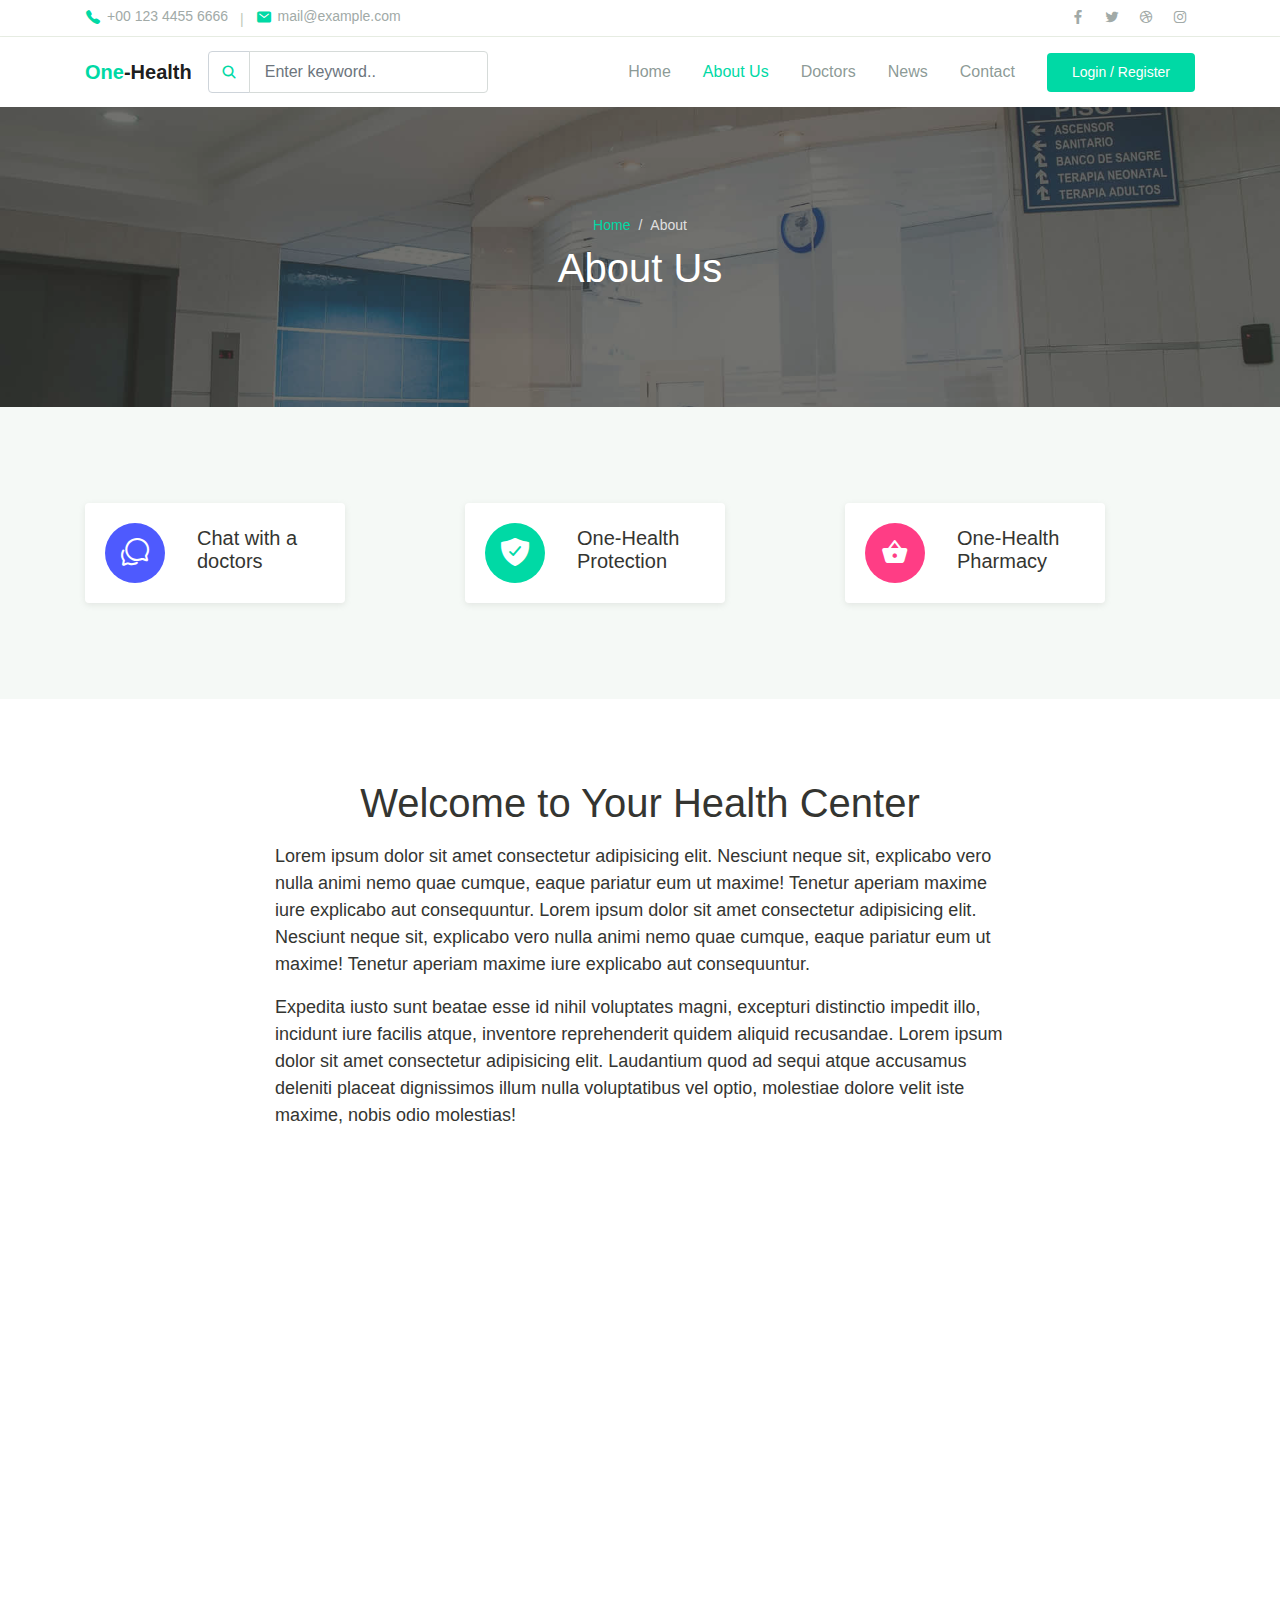
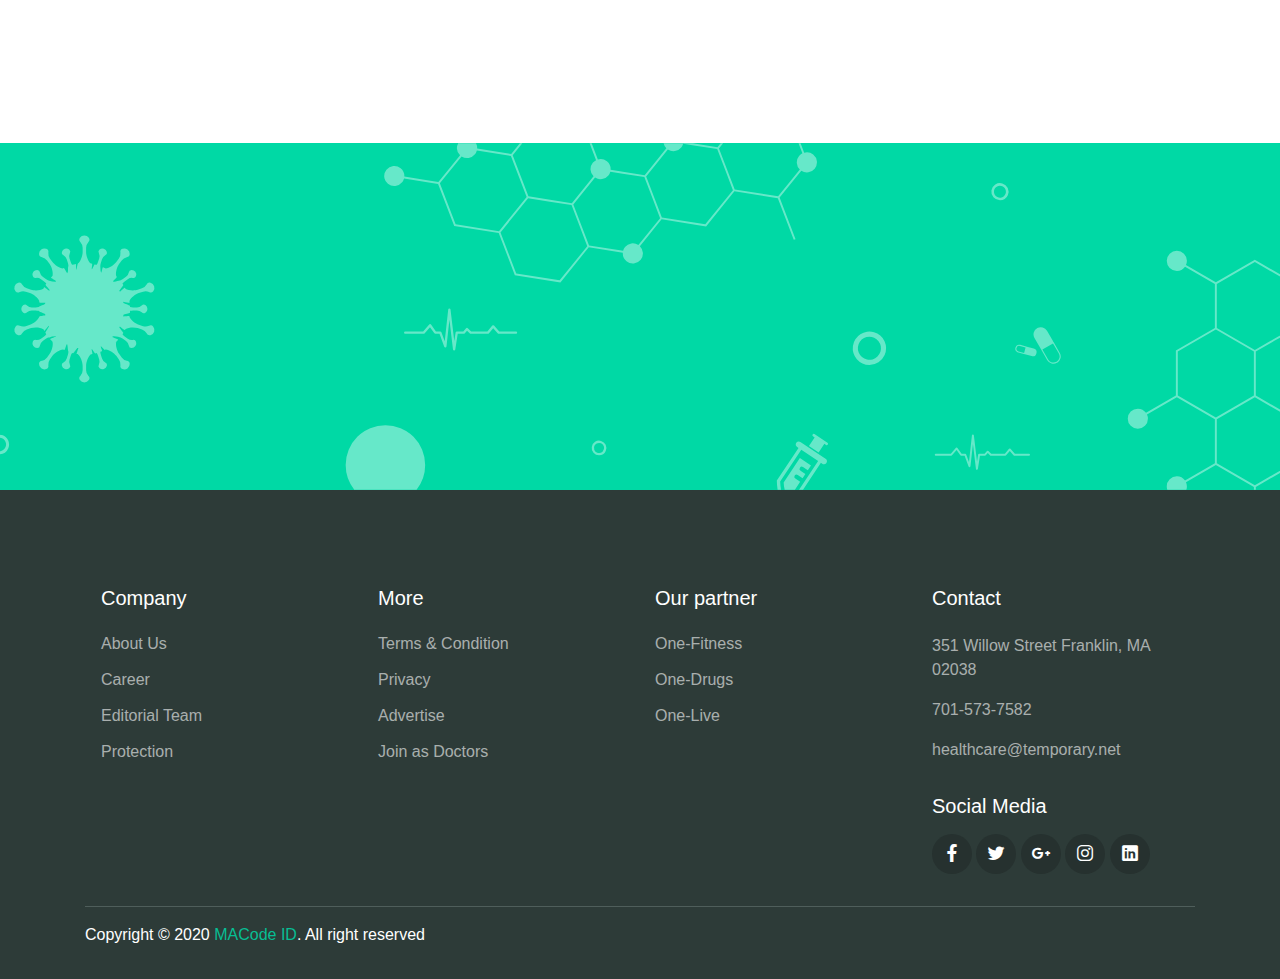
<file: html/about.html>
<!DOCTYPE html>
<html lang="en">
<head>
  <meta charset="UTF-8">
  <meta name="viewport" content="width=device-width, initial-scale=1.0">

  <meta http-equiv="X-UA-Compatible" content="ie=edge">

  <meta name="copyright" content="MACode ID, https://macodeid.com/">

  <title>One Health - Medical Center HTML5 Template</title>

  <link rel="stylesheet" href="../assets/css/maicons.css">

  <link rel="stylesheet" href="../assets/css/bootstrap.css">

  <link rel="stylesheet" href="../assets/vendor/owl-carousel/css/owl.carousel.css">

  <link rel="stylesheet" href="../assets/vendor/animate/animate.css">

  <link rel="stylesheet" href="../assets/css/theme.css">
</head>
<body>

  <!-- Back to top button -->
  <div class="back-to-top"></div>

  <header>
    <div class="topbar">
      <div class="container">
        <div class="row">
          <div class="col-sm-8 text-sm">
            <div class="site-info">
              <a href="#"><span class="mai-call text-primary"></span> +00 123 4455 6666</a>
              <span class="divider">|</span>
              <a href="#"><span class="mai-mail text-primary"></span> mail@example.com</a>
            </div>
          </div>
          <div class="col-sm-4 text-right text-sm">
            <div class="social-mini-button">
              <a href="#"><span class="mai-logo-facebook-f"></span></a>
              <a href="#"><span class="mai-logo-twitter"></span></a>
              <a href="#"><span class="mai-logo-dribbble"></span></a>
              <a href="#"><span class="mai-logo-instagram"></span></a>
            </div>
          </div>
        </div> <!-- .row -->
      </div> <!-- .container -->
    </div> <!-- .topbar -->

    <nav class="navbar navbar-expand-lg navbar-light shadow-sm">
      <div class="container">
        <a class="navbar-brand" href="#"><span class="text-primary">One</span>-Health</a>

        <form action="#">
          <div class="input-group input-navbar">
            <div class="input-group-prepend">
              <span class="input-group-text" id="icon-addon1"><span class="mai-search"></span></span>
            </div>
            <input type="text" class="form-control" placeholder="Enter keyword.." aria-label="Username" aria-describedby="icon-addon1">
          </div>
        </form>

        <button class="navbar-toggler" type="button" data-toggle="collapse" data-target="#navbarSupport" aria-controls="navbarSupport" aria-expanded="false" aria-label="Toggle navigation">
          <span class="navbar-toggler-icon"></span>
        </button>

        <div class="collapse navbar-collapse" id="navbarSupport">
          <ul class="navbar-nav ml-auto">
            <li class="nav-item">
              <a class="nav-link" href="index.html">Home</a>
            </li>
            <li class="nav-item active">
              <a class="nav-link" href="about.html">About Us</a>
            </li>
            <li class="nav-item">
              <a class="nav-link" href="doctors.html">Doctors</a>
            </li>
            <li class="nav-item">
              <a class="nav-link" href="blog.html">News</a>
            </li>
            <li class="nav-item">
              <a class="nav-link" href="contact.html">Contact</a>
            </li>
            <li class="nav-item">
              <a class="btn btn-primary ml-lg-3" href="#">Login / Register</a>
            </li>
          </ul>
        </div> <!-- .navbar-collapse -->
      </div> <!-- .container -->
    </nav>
  </header>

  <div class="page-banner overlay-dark bg-image" style="background-image: url(../assets/img/bg_image_1.jpg);">
    <div class="banner-section">
      <div class="container text-center wow fadeInUp">
        <nav aria-label="Breadcrumb">
          <ol class="breadcrumb breadcrumb-dark bg-transparent justify-content-center py-0 mb-2">
            <li class="breadcrumb-item"><a href="index.html">Home</a></li>
            <li class="breadcrumb-item active" aria-current="page">About</li>
          </ol>
        </nav>
        <h1 class="font-weight-normal">About Us</h1>
      </div> <!-- .container -->
    </div> <!-- .banner-section -->
  </div> <!-- .page-banner -->

  <div class="page-section bg-light">
    <div class="container">
      <div class="row">
        <div class="col-md-4 py-3 wow zoomIn">
          <div class="card-service">
            <div class="circle-shape bg-secondary text-white">
              <span class="mai-chatbubbles-outline"></span>
            </div>
            <p><span>Chat</span> with a doctors</p>
          </div>
        </div>
        <div class="col-md-4 py-3 wow zoomIn">
          <div class="card-service">
            <div class="circle-shape bg-primary text-white">
              <span class="mai-shield-checkmark"></span>
            </div>
            <p><span>One</span>-Health Protection</p>
          </div>
        </div>
        <div class="col-md-4 py-3 wow zoomIn">
          <div class="card-service">
            <div class="circle-shape bg-accent text-white">
              <span class="mai-basket"></span>
            </div>
            <p><span>One</span>-Health Pharmacy</p>
          </div>
        </div>
      </div>
    </div>
  </div>

  <div class="page-section">
    <div class="container">
      <div class="row justify-content-center">
        <div class="col-lg-8 wow fadeInUp">
          <h1 class="text-center mb-3">Welcome to Your Health Center</h1>
          <div class="text-lg">
            <p>Lorem ipsum dolor sit amet consectetur adipisicing elit. Nesciunt neque sit, explicabo vero nulla animi nemo quae cumque, eaque pariatur eum ut maxime! Tenetur aperiam maxime iure explicabo aut consequuntur. Lorem ipsum dolor sit amet consectetur adipisicing elit. Nesciunt neque sit, explicabo vero nulla animi nemo quae cumque, eaque pariatur eum ut maxime! Tenetur aperiam maxime iure explicabo aut consequuntur.</p>
            <p>Expedita iusto sunt beatae esse id nihil voluptates magni, excepturi distinctio impedit illo, incidunt iure facilis atque, inventore reprehenderit quidem aliquid recusandae. Lorem ipsum dolor sit amet consectetur adipisicing elit. Laudantium quod ad sequi atque accusamus deleniti placeat dignissimos illum nulla voluptatibus vel optio, molestiae dolore velit iste maxime, nobis odio molestias!</p>
          </div>
        </div>
        <div class="col-lg-10 mt-5">
          <h1 class="text-center mb-5 wow fadeInUp">Our Doctors</h1>
          <div class="row justify-content-center">
            <div class="col-md-6 col-lg-4 wow zoomIn">
              <div class="card-doctor">
                <div class="header">
                  <img src="../assets/img/doctors/doctor_1.jpg" alt="">
                  <div class="meta">
                    <a href="#"><span class="mai-call"></span></a>
                    <a href="#"><span class="mai-logo-whatsapp"></span></a>
                  </div>
                </div>
                <div class="body">
                  <p class="text-xl mb-0">Dr. Stein Albert</p>
                  <span class="text-sm text-grey">Cardiology</span>
                </div>
              </div>
            </div>
            <div class="col-md-6 col-lg-4 wow zoomIn">
              <div class="card-doctor">
                <div class="header">
                  <img src="../assets/img/doctors/doctor_2.jpg" alt="">
                  <div class="meta">
                    <a href="#"><span class="mai-call"></span></a>
                    <a href="#"><span class="mai-logo-whatsapp"></span></a>
                  </div>
                </div>
                <div class="body">
                  <p class="text-xl mb-0">Dr. Alexa Melvin</p>
                  <span class="text-sm text-grey">Dental</span>
                </div>
              </div>
            </div>
            <div class="col-md-6 col-lg-4 wow zoomIn">
              <div class="card-doctor">
                <div class="header">
                  <img src="../assets/img/doctors/doctor_3.jpg" alt="">
                  <div class="meta">
                    <a href="#"><span class="mai-call"></span></a>
                    <a href="#"><span class="mai-logo-whatsapp"></span></a>
                  </div>
                </div>
                <div class="body">
                  <p class="text-xl mb-0">Dr. Rebecca Steffany</p>
                  <span class="text-sm text-grey">General Health</span>
                </div>
              </div>
            </div>

          </div>
        </div>
      </div>
    </div>
  </div>

  <div class="page-section banner-home bg-image" style="background-image: url(../assets/img/banner-pattern.svg);">
    <div class="container py-5 py-lg-0">
      <div class="row align-items-center">
        <div class="col-lg-4 wow zoomIn">
          <div class="img-banner d-none d-lg-block">
            <img src="../assets/img/mobile_app.png" alt="">
          </div>
        </div>
        <div class="col-lg-8 wow fadeInRight">
          <h1 class="font-weight-normal mb-3">Get easy access of all features using One Health Application</h1>
          <a href="#"><img src="../assets/img/google_play.svg" alt=""></a>
          <a href="#" class="ml-2"><img src="../assets/img/app_store.svg" alt=""></a>
        </div>
      </div>
    </div>
  </div> <!-- .banner-home -->

  <footer class="page-footer">
    <div class="container">
      <div class="row px-md-3">
        <div class="col-sm-6 col-lg-3 py-3">
          <h5>Company</h5>
          <ul class="footer-menu">
            <li><a href="#">About Us</a></li>
            <li><a href="#">Career</a></li>
            <li><a href="#">Editorial Team</a></li>
            <li><a href="#">Protection</a></li>
          </ul>
        </div>
        <div class="col-sm-6 col-lg-3 py-3">
          <h5>More</h5>
          <ul class="footer-menu">
            <li><a href="#">Terms & Condition</a></li>
            <li><a href="#">Privacy</a></li>
            <li><a href="#">Advertise</a></li>
            <li><a href="#">Join as Doctors</a></li>
          </ul>
        </div>
        <div class="col-sm-6 col-lg-3 py-3">
          <h5>Our partner</h5>
          <ul class="footer-menu">
            <li><a href="#">One-Fitness</a></li>
            <li><a href="#">One-Drugs</a></li>
            <li><a href="#">One-Live</a></li>
          </ul>
        </div>
        <div class="col-sm-6 col-lg-3 py-3">
          <h5>Contact</h5>
          <p class="footer-link mt-2">351 Willow Street Franklin, MA 02038</p>
          <a href="#" class="footer-link">701-573-7582</a>
          <a href="#" class="footer-link">healthcare@temporary.net</a>

          <h5 class="mt-3">Social Media</h5>
          <div class="footer-sosmed mt-3">
            <a href="#" target="_blank"><span class="mai-logo-facebook-f"></span></a>
            <a href="#" target="_blank"><span class="mai-logo-twitter"></span></a>
            <a href="#" target="_blank"><span class="mai-logo-google-plus-g"></span></a>
            <a href="#" target="_blank"><span class="mai-logo-instagram"></span></a>
            <a href="#" target="_blank"><span class="mai-logo-linkedin"></span></a>
          </div>
        </div>
      </div>

      <hr>

      <p id="copyright">Copyright &copy; 2020 <a href="https://macodeid.com/" target="_blank">MACode ID</a>. All right reserved</p>
    </div>
  </footer>

<script src="../assets/js/jquery-3.5.1.min.js"></script>

<script src="../assets/js/bootstrap.bundle.min.js"></script>

<script src="../assets/vendor/owl-carousel/js/owl.carousel.min.js"></script>

<script src="../assets/vendor/wow/wow.min.js"></script>

<script src="../assets/js/theme.js"></script>
  
</body>
</html>
</file>
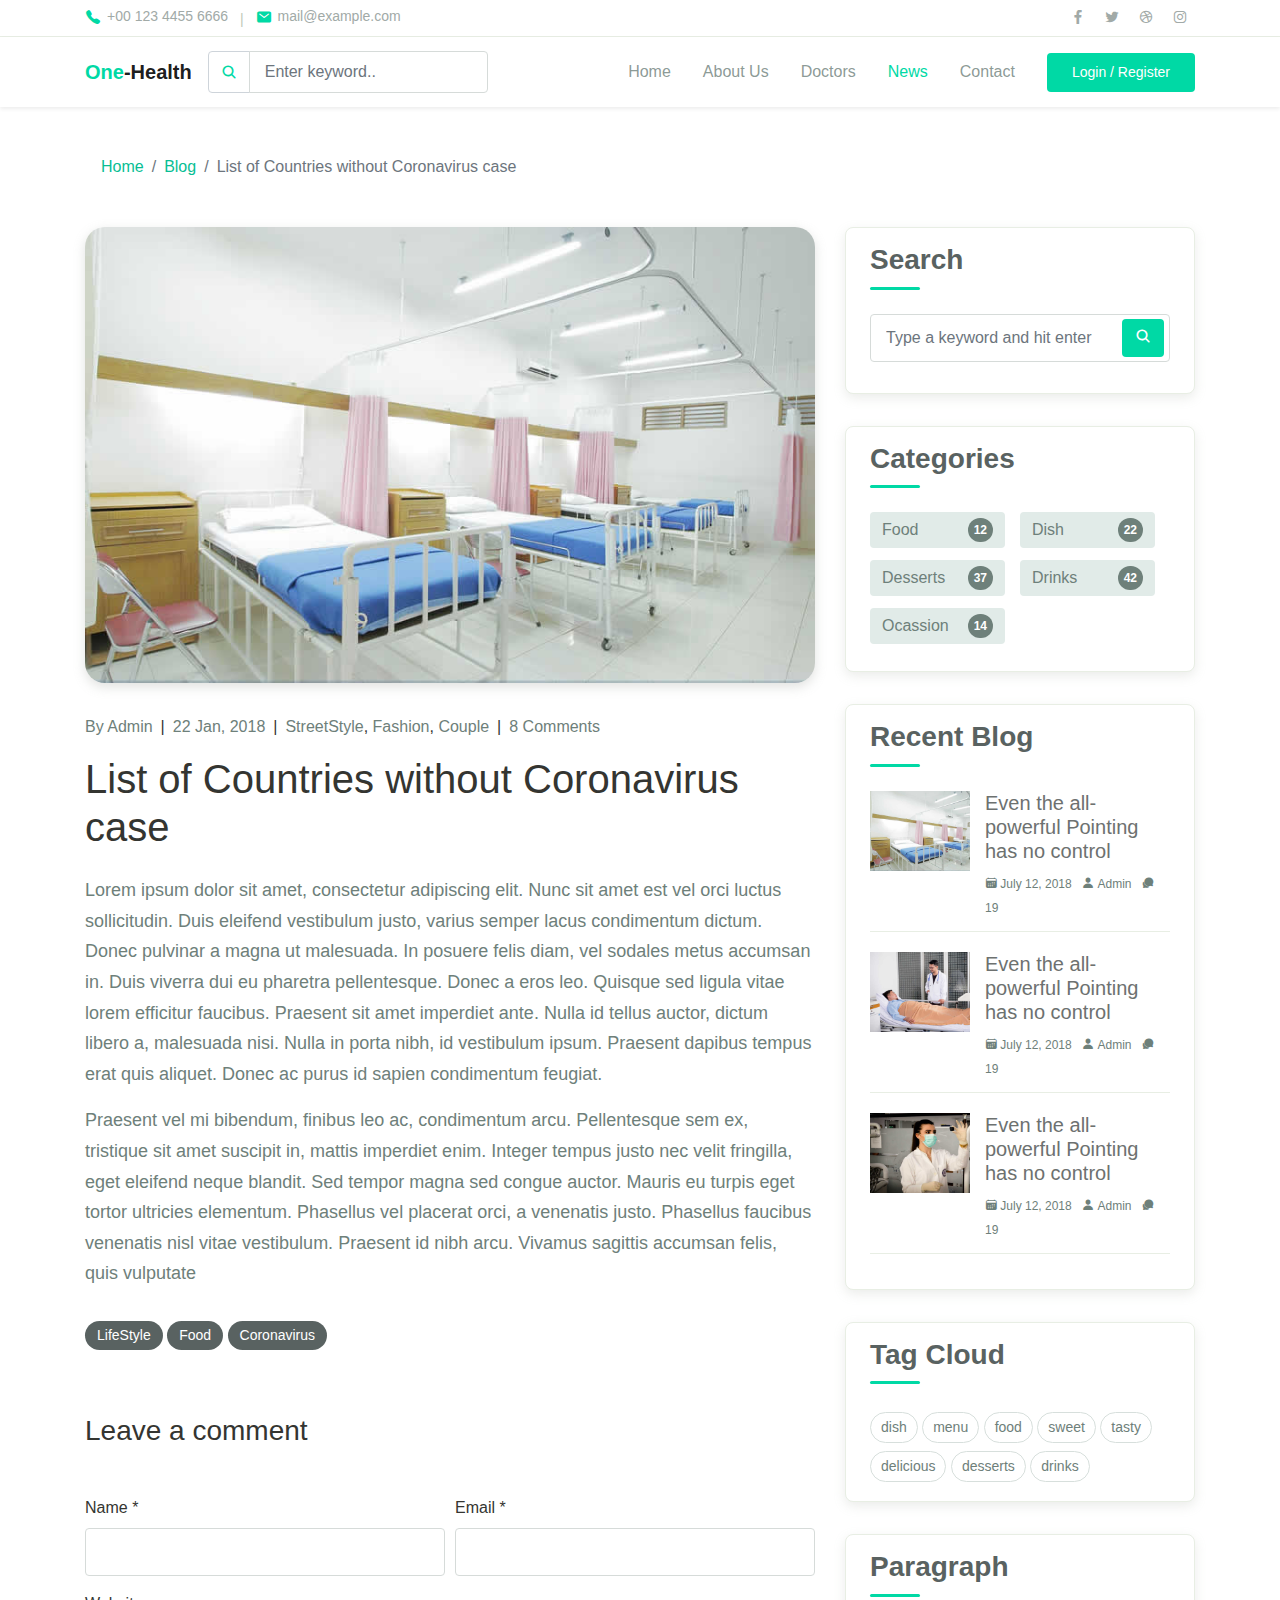
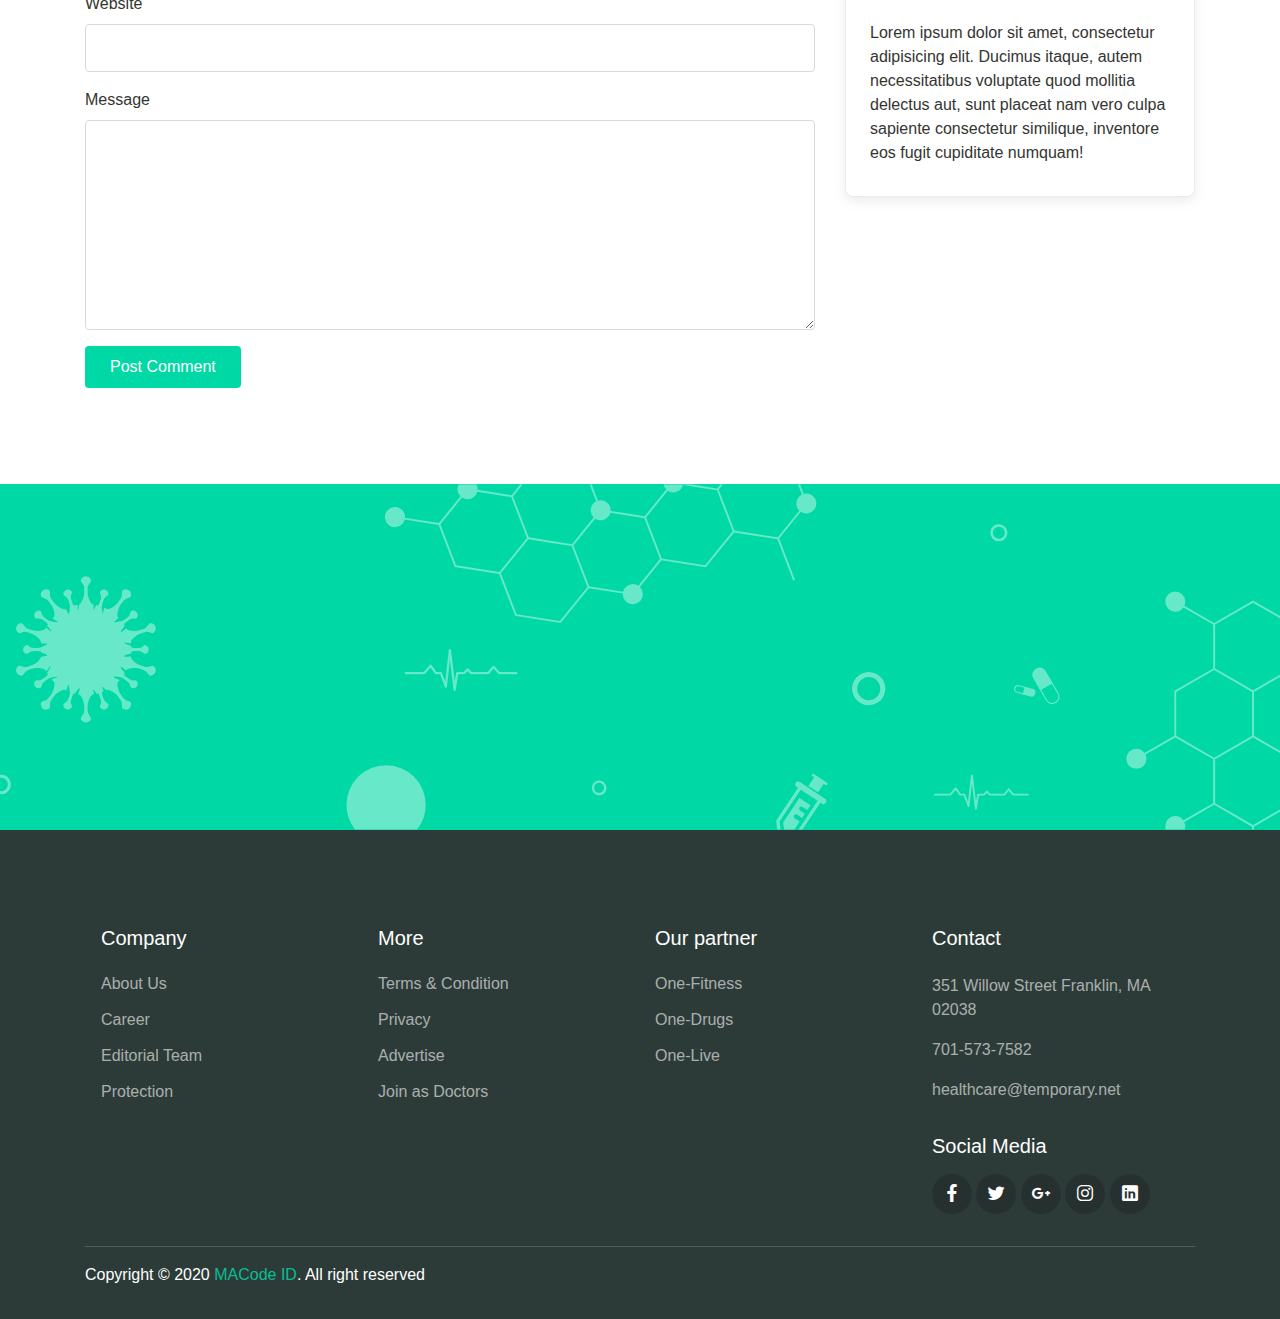
<file: html/blog-details.html>
<!DOCTYPE html>
<html lang="en">
<head>
  <meta charset="UTF-8">
  <meta name="viewport" content="width=device-width, initial-scale=1.0">

  <meta http-equiv="X-UA-Compatible" content="ie=edge">

  <meta name="copyright" content="MACode ID, https://macodeid.com/">

  <title>One Health - Medical Center HTML5 Template</title>

  <link rel="stylesheet" href="../assets/css/maicons.css">

  <link rel="stylesheet" href="../assets/css/bootstrap.css">

  <link rel="stylesheet" href="../assets/vendor/owl-carousel/css/owl.carousel.css">

  <link rel="stylesheet" href="../assets/vendor/animate/animate.css">

  <link rel="stylesheet" href="../assets/css/theme.css">
</head>
<body>

  <!-- Back to top button -->
  <div class="back-to-top"></div>

  <header>
    <div class="topbar">
      <div class="container">
        <div class="row">
          <div class="col-sm-8 text-sm">
            <div class="site-info">
              <a href="#"><span class="mai-call text-primary"></span> +00 123 4455 6666</a>
              <span class="divider">|</span>
              <a href="#"><span class="mai-mail text-primary"></span> mail@example.com</a>
            </div>
          </div>
          <div class="col-sm-4 text-right text-sm">
            <div class="social-mini-button">
              <a href="#"><span class="mai-logo-facebook-f"></span></a>
              <a href="#"><span class="mai-logo-twitter"></span></a>
              <a href="#"><span class="mai-logo-dribbble"></span></a>
              <a href="#"><span class="mai-logo-instagram"></span></a>
            </div>
          </div>
        </div> <!-- .row -->
      </div> <!-- .container -->
    </div> <!-- .topbar -->

    <nav class="navbar navbar-expand-lg navbar-light shadow-sm">
      <div class="container">
        <a class="navbar-brand" href="#"><span class="text-primary">One</span>-Health</a>

        <form action="#">
          <div class="input-group input-navbar">
            <div class="input-group-prepend">
              <span class="input-group-text" id="icon-addon1"><span class="mai-search"></span></span>
            </div>
            <input type="text" class="form-control" placeholder="Enter keyword.." aria-label="Username" aria-describedby="icon-addon1">
          </div>
        </form>

        <button class="navbar-toggler" type="button" data-toggle="collapse" data-target="#navbarSupport" aria-controls="navbarSupport" aria-expanded="false" aria-label="Toggle navigation">
          <span class="navbar-toggler-icon"></span>
        </button>

        <div class="collapse navbar-collapse" id="navbarSupport">
          <ul class="navbar-nav ml-auto">
            <li class="nav-item">
              <a class="nav-link" href="index.html">Home</a>
            </li>
            <li class="nav-item">
              <a class="nav-link" href="about.html">About Us</a>
            </li>
            <li class="nav-item">
              <a class="nav-link" href="doctors.html">Doctors</a>
            </li>
            <li class="nav-item active">
              <a class="nav-link" href="blog.html">News</a>
            </li>
            <li class="nav-item">
              <a class="nav-link" href="contact.html">Contact</a>
            </li>
            <li class="nav-item">
              <a class="btn btn-primary ml-lg-3" href="#">Login / Register</a>
            </li>
          </ul>
        </div> <!-- .navbar-collapse -->
      </div> <!-- .container -->
    </nav>
  </header>

  <div class="page-section pt-5">
    <div class="container">
      <div class="row">
        <div class="col-lg-8">
          <nav aria-label="Breadcrumb">
            <ol class="breadcrumb bg-transparent py-0 mb-5">
              <li class="breadcrumb-item"><a href="index.html">Home</a></li>
              <li class="breadcrumb-item"><a href="blog.html">Blog</a></li>
              <li class="breadcrumb-item active" aria-current="page">List of Countries without Coronavirus case</li>
            </ol>
          </nav>
        </div>
      </div> <!-- .row -->

      <div class="row">
        <div class="col-lg-8">
          <article class="blog-details">
            <div class="post-thumb">
              <img src="../assets/img/blog/blog_1.jpg" alt="">
            </div>
            <div class="post-meta">
              <div class="post-author">
                <span class="text-grey">By</span> <a href="#">Admin</a>  
              </div>
              <span class="divider">|</span>
              <div class="post-date">
                <a href="#">22 Jan, 2018</a>
              </div>
              <span class="divider">|</span>
              <div>
                <a href="#">StreetStyle</a>, <a href="#">Fashion</a>, <a href="#">Couple</a>  
              </div>
              <span class="divider">|</span>
              <div class="post-comment-count">
                <a href="#">8 Comments</a>
              </div>
            </div>
            <h2 class="post-title h1">List of Countries without Coronavirus case</h2>
            <div class="post-content">
              <p>Lorem ipsum dolor sit amet, consectetur adipiscing elit. Nunc sit amet est vel orci luctus sollicitudin. Duis eleifend vestibulum justo, varius semper lacus condimentum dictum. Donec pulvinar a magna ut malesuada. In posuere felis diam, vel sodales metus accumsan in. Duis viverra dui eu pharetra pellentesque. Donec a eros leo. Quisque sed ligula vitae lorem efficitur faucibus. Praesent sit amet imperdiet ante. Nulla id tellus auctor, dictum libero a, malesuada nisi. Nulla in porta nibh, id vestibulum ipsum. Praesent dapibus tempus erat quis aliquet. Donec ac purus id sapien condimentum feugiat.</p>

              <p>Praesent vel mi bibendum, finibus leo ac, condimentum arcu. Pellentesque sem ex, tristique sit amet suscipit in, mattis imperdiet enim. Integer tempus justo nec velit fringilla, eget eleifend neque blandit. Sed tempor magna sed congue auctor. Mauris eu turpis eget tortor ultricies elementum. Phasellus vel placerat orci, a venenatis justo. Phasellus faucibus venenatis nisl vitae vestibulum. Praesent id nibh arcu. Vivamus sagittis accumsan felis, quis vulputate</p>
            </div>
            <div class="post-tags">
              <a href="#" class="tag-link">LifeStyle</a>
              <a href="#" class="tag-link">Food</a>
              <a href="#" class="tag-link">Coronavirus</a>
            </div>
          </article> <!-- .blog-details -->

          <div class="comment-form-wrap pt-5">
            <h3 class="mb-5">Leave a comment</h3>
            <form action="#" class="">
              <div class="form-row form-group">
                <div class="col-md-6">
                  <label for="name">Name *</label>
                  <input type="text" class="form-control" id="name">
                </div>
                <div class="col-md-6">
                  <label for="email">Email *</label>
                  <input type="email" class="form-control" id="email">
                </div>
              </div>
              <div class="form-group">
                <label for="website">Website</label>
                <input type="url" class="form-control" id="website">
              </div>
  
              <div class="form-group">
                <label for="message">Message</label>
                <textarea name="msg" id="message" cols="30" rows="8" class="form-control"></textarea>
              </div>
              <div class="form-group">
                <input type="submit" value="Post Comment" class="btn btn-primary">
              </div>
  
            </form>
          </div>
        </div>
        <div class="col-lg-4">
          <div class="sidebar">
            <div class="sidebar-block">
              <h3 class="sidebar-title">Search</h3>
              <form action="#" class="search-form">
                <div class="form-group">
                  <input type="text" class="form-control" placeholder="Type a keyword and hit enter">
                  <button type="submit" class="btn"><span class="icon mai-search"></span></button>
                </div>
              </form>
            </div>
            <div class="sidebar-block">
              <h3 class="sidebar-title">Categories</h3>
              <ul class="categories">
                <li><a href="#">Food <span>12</span></a></li>
                <li><a href="#">Dish <span>22</span></a></li>
                <li><a href="#">Desserts <span>37</span></a></li>
                <li><a href="#">Drinks <span>42</span></a></li>
                <li><a href="#">Ocassion <span>14</span></a></li>
              </ul>
            </div>

            <div class="sidebar-block">
              <h3 class="sidebar-title">Recent Blog</h3>
              <div class="blog-item">
                <a class="post-thumb" href="">
                  <img src="../assets/img/blog/blog_1.jpg" alt="">
                </a>
                <div class="content">
                  <h5 class="post-title"><a href="#">Even the all-powerful Pointing has no control</a></h5>
                  <div class="meta">
                    <a href="#"><span class="mai-calendar"></span> July 12, 2018</a>
                    <a href="#"><span class="mai-person"></span> Admin</a>
                    <a href="#"><span class="mai-chatbubbles"></span> 19</a>
                  </div>
                </div>
              </div>
              <div class="blog-item">
                <a class="post-thumb" href="">
                  <img src="../assets/img/blog/blog_2.jpg" alt="">
                </a>
                <div class="content">
                  <h5 class="post-title"><a href="#">Even the all-powerful Pointing has no control</a></h5>
                  <div class="meta">
                    <a href="#"><span class="mai-calendar"></span> July 12, 2018</a>
                    <a href="#"><span class="mai-person"></span> Admin</a>
                    <a href="#"><span class="mai-chatbubbles"></span> 19</a>
                  </div>
                </div>
              </div>
              <div class="blog-item">
                <a class="post-thumb" href="">
                  <img src="../assets/img/blog/blog_3.jpg" alt="">
                </a>
                <div class="content">
                  <h5 class="post-title"><a href="#">Even the all-powerful Pointing has no control</a></h5>
                  <div class="meta">
                    <a href="#"><span class="mai-calendar"></span> July 12, 2018</a>
                    <a href="#"><span class="mai-person"></span> Admin</a>
                    <a href="#"><span class="mai-chatbubbles"></span> 19</a>
                  </div>
                </div>
              </div>
            </div>

            <div class="sidebar-block">
              <h3 class="sidebar-title">Tag Cloud</h3>
              <div class="tagcloud">
                <a href="#" class="tag-cloud-link">dish</a>
                <a href="#" class="tag-cloud-link">menu</a>
                <a href="#" class="tag-cloud-link">food</a>
                <a href="#" class="tag-cloud-link">sweet</a>
                <a href="#" class="tag-cloud-link">tasty</a>
                <a href="#" class="tag-cloud-link">delicious</a>
                <a href="#" class="tag-cloud-link">desserts</a>
                <a href="#" class="tag-cloud-link">drinks</a>
              </div>
            </div>

            <div class="sidebar-block">
              <h3 class="sidebar-title">Paragraph</h3>
              <p>Lorem ipsum dolor sit amet, consectetur adipisicing elit. Ducimus itaque, autem necessitatibus voluptate quod mollitia delectus aut, sunt placeat nam vero culpa sapiente consectetur similique, inventore eos fugit cupiditate numquam!</p>
            </div>
          </div>
        </div> 
      </div> <!-- .row -->
    </div> <!-- .container -->
  </div> <!-- .page-section -->

  <div class="page-section banner-home bg-image" style="background-image: url(../assets/img/banner-pattern.svg);">
    <div class="container py-5 py-lg-0">
      <div class="row align-items-center">
        <div class="col-lg-4 wow zoomIn">
          <div class="img-banner d-none d-lg-block">
            <img src="../assets/img/mobile_app.png" alt="">
          </div>
        </div>
        <div class="col-lg-8 wow fadeInRight">
          <h1 class="font-weight-normal mb-3">Get easy access of all features using One Health Application</h1>
          <a href="#"><img src="../assets/img/google_play.svg" alt=""></a>
          <a href="#" class="ml-2"><img src="../assets/img/app_store.svg" alt=""></a>
        </div>
      </div> <!-- .row -->
    </div> <!-- .container -->
  </div> <!-- .banner-home -->

  <footer class="page-footer">
    <div class="container">
      <div class="row px-md-3">
        <div class="col-sm-6 col-lg-3 py-3">
          <h5>Company</h5>
          <ul class="footer-menu">
            <li><a href="#">About Us</a></li>
            <li><a href="#">Career</a></li>
            <li><a href="#">Editorial Team</a></li>
            <li><a href="#">Protection</a></li>
          </ul>
        </div>
        <div class="col-sm-6 col-lg-3 py-3">
          <h5>More</h5>
          <ul class="footer-menu">
            <li><a href="#">Terms & Condition</a></li>
            <li><a href="#">Privacy</a></li>
            <li><a href="#">Advertise</a></li>
            <li><a href="#">Join as Doctors</a></li>
          </ul>
        </div>
        <div class="col-sm-6 col-lg-3 py-3">
          <h5>Our partner</h5>
          <ul class="footer-menu">
            <li><a href="#">One-Fitness</a></li>
            <li><a href="#">One-Drugs</a></li>
            <li><a href="#">One-Live</a></li>
          </ul>
        </div>
        <div class="col-sm-6 col-lg-3 py-3">
          <h5>Contact</h5>
          <p class="footer-link mt-2">351 Willow Street Franklin, MA 02038</p>
          <a href="#" class="footer-link">701-573-7582</a>
          <a href="#" class="footer-link">healthcare@temporary.net</a>

          <h5 class="mt-3">Social Media</h5>
          <div class="footer-sosmed mt-3">
            <a href="#" target="_blank"><span class="mai-logo-facebook-f"></span></a>
            <a href="#" target="_blank"><span class="mai-logo-twitter"></span></a>
            <a href="#" target="_blank"><span class="mai-logo-google-plus-g"></span></a>
            <a href="#" target="_blank"><span class="mai-logo-instagram"></span></a>
            <a href="#" target="_blank"><span class="mai-logo-linkedin"></span></a>
          </div>
        </div>
      </div>

      <hr>

      <p id="copyright">Copyright &copy; 2020 <a href="https://macodeid.com/" target="_blank">MACode ID</a>. All right reserved</p>
    </div> <!-- .container -->
  </footer> <!-- .page-footer -->

  <script src="../assets/js/jquery-3.5.1.min.js"></script>

  <script src="../assets/js/bootstrap.bundle.min.js"></script>
  
  <script src="../assets/vendor/owl-carousel/js/owl.carousel.min.js"></script>
  
  <script src="../assets/vendor/wow/wow.min.js"></script>
  
  <script src="../assets/js/theme.js"></script>
  
</body>
</html>
</file>
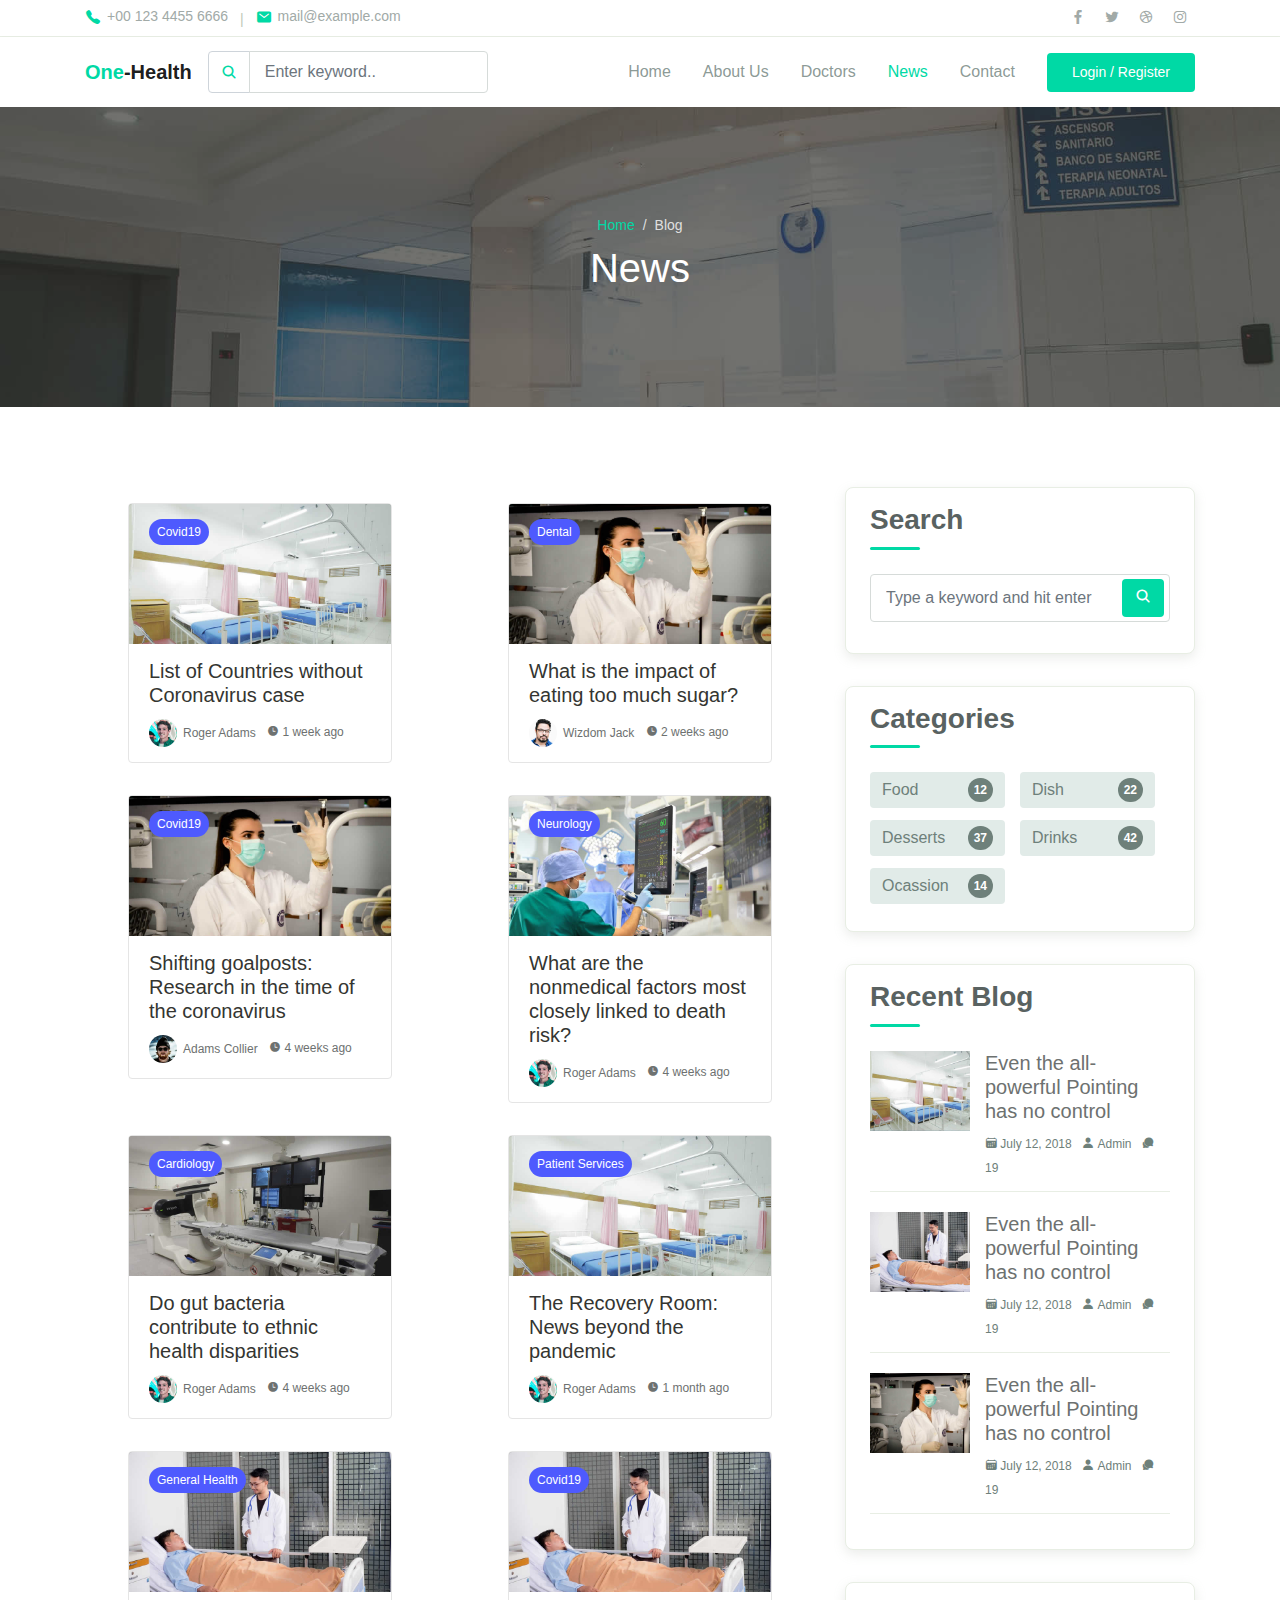
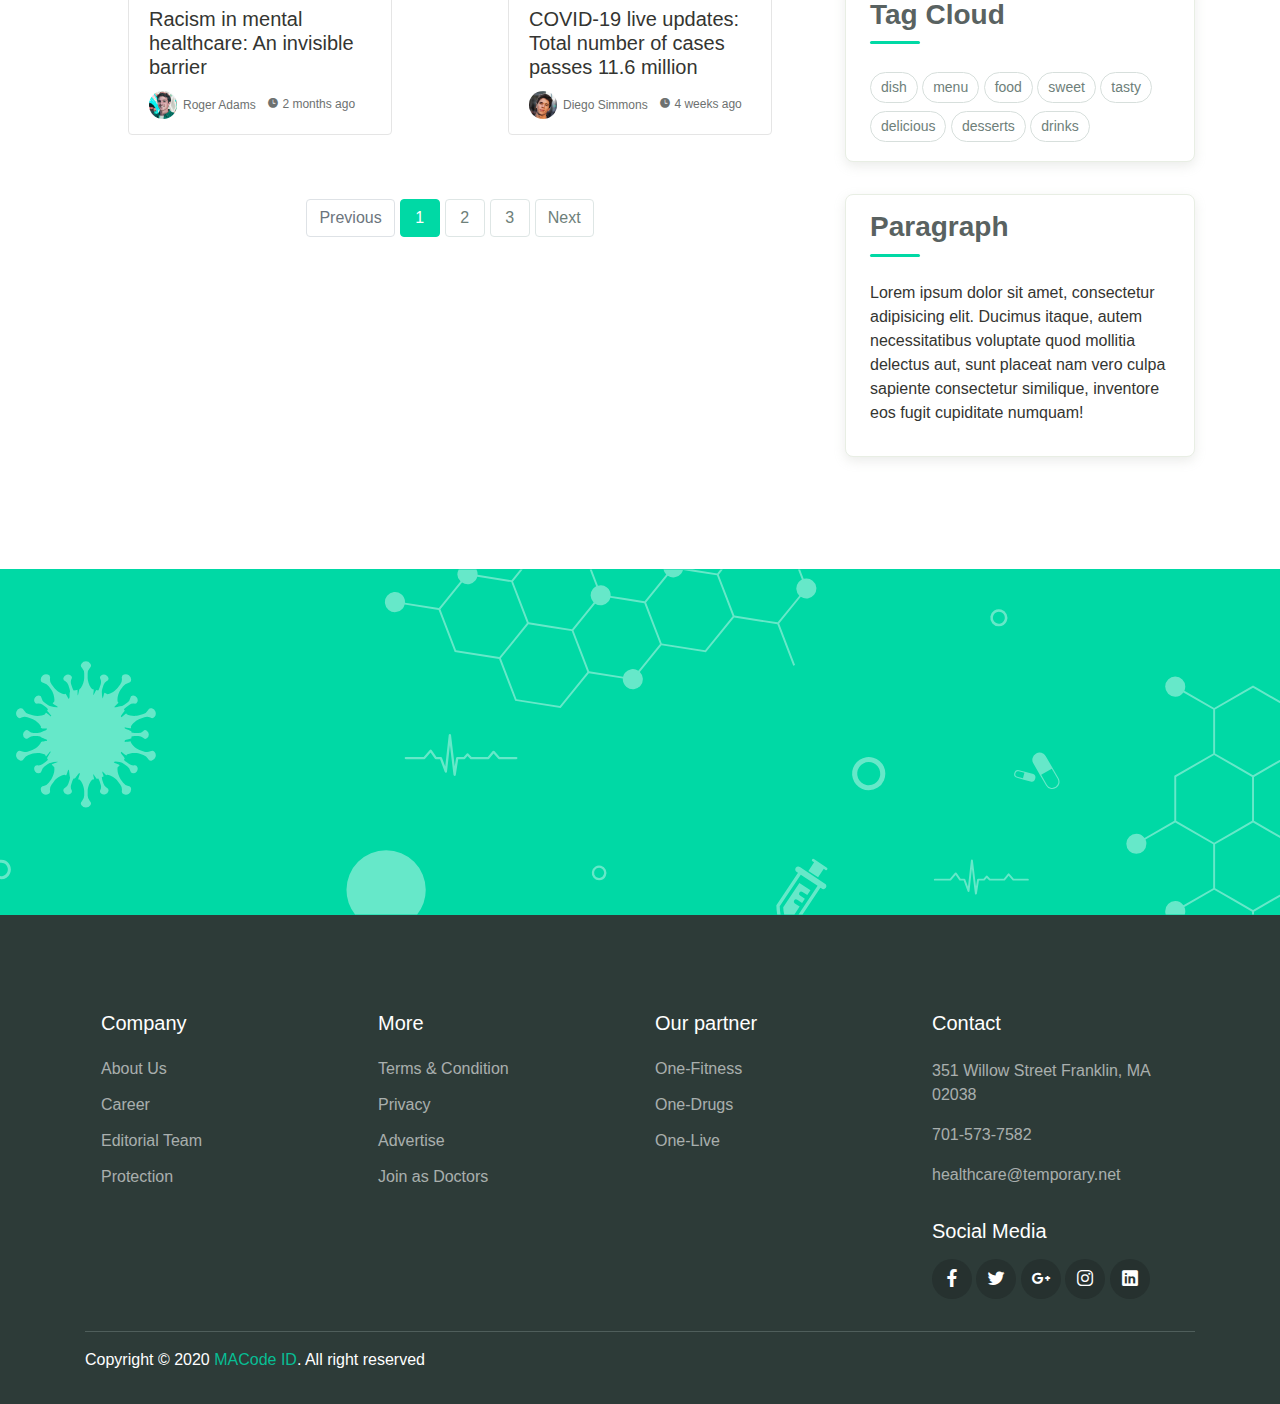
<file: html/blog.html>
<!DOCTYPE html>
<html lang="en">
<head>
  <meta charset="UTF-8">
  <meta name="viewport" content="width=device-width, initial-scale=1.0">

  <meta http-equiv="X-UA-Compatible" content="ie=edge">

  <meta name="copyright" content="MACode ID, https://macodeid.com/">

  <title>One Health - Medical Center HTML5 Template</title>

  <link rel="stylesheet" href="../assets/css/maicons.css">

  <link rel="stylesheet" href="../assets/css/bootstrap.css">

  <link rel="stylesheet" href="../assets/vendor/owl-carousel/css/owl.carousel.css">

  <link rel="stylesheet" href="../assets/vendor/animate/animate.css">

  <link rel="stylesheet" href="../assets/css/theme.css">
</head>
<body>

  <!-- Back to top button -->
  <div class="back-to-top"></div>

  <header>
    <div class="topbar">
      <div class="container">
        <div class="row">
          <div class="col-sm-8 text-sm">
            <div class="site-info">
              <a href="#"><span class="mai-call text-primary"></span> +00 123 4455 6666</a>
              <span class="divider">|</span>
              <a href="#"><span class="mai-mail text-primary"></span> mail@example.com</a>
            </div>
          </div>
          <div class="col-sm-4 text-right text-sm">
            <div class="social-mini-button">
              <a href="#"><span class="mai-logo-facebook-f"></span></a>
              <a href="#"><span class="mai-logo-twitter"></span></a>
              <a href="#"><span class="mai-logo-dribbble"></span></a>
              <a href="#"><span class="mai-logo-instagram"></span></a>
            </div>
          </div>
        </div> <!-- .row -->
      </div> <!-- .container -->
    </div> <!-- .topbar -->

    <nav class="navbar navbar-expand-lg navbar-light shadow-sm">
      <div class="container">
        <a class="navbar-brand" href="#"><span class="text-primary">One</span>-Health</a>

        <form action="#">
          <div class="input-group input-navbar">
            <div class="input-group-prepend">
              <span class="input-group-text" id="icon-addon1"><span class="mai-search"></span></span>
            </div>
            <input type="text" class="form-control" placeholder="Enter keyword.." aria-label="Username" aria-describedby="icon-addon1">
          </div>
        </form>

        <button class="navbar-toggler" type="button" data-toggle="collapse" data-target="#navbarSupport" aria-controls="navbarSupport" aria-expanded="false" aria-label="Toggle navigation">
          <span class="navbar-toggler-icon"></span>
        </button>

        <div class="collapse navbar-collapse" id="navbarSupport">
          <ul class="navbar-nav ml-auto">
            <li class="nav-item">
              <a class="nav-link" href="index.html">Home</a>
            </li>
            <li class="nav-item">
              <a class="nav-link" href="about.html">About Us</a>
            </li>
            <li class="nav-item">
              <a class="nav-link" href="doctors.html">Doctors</a>
            </li>
            <li class="nav-item active">
              <a class="nav-link" href="blog.html">News</a>
            </li>
            <li class="nav-item">
              <a class="nav-link" href="contact.html">Contact</a>
            </li>
            <li class="nav-item">
              <a class="btn btn-primary ml-lg-3" href="#">Login / Register</a>
            </li>
          </ul>
        </div> <!-- .navbar-collapse -->
      </div> <!-- .container -->
    </nav>
  </header>

  <div class="page-banner overlay-dark bg-image" style="background-image: url(../assets/img/bg_image_1.jpg);">
    <div class="banner-section">
      <div class="container text-center wow fadeInUp">
        <nav aria-label="Breadcrumb">
          <ol class="breadcrumb breadcrumb-dark bg-transparent justify-content-center py-0 mb-2">
            <li class="breadcrumb-item"><a href="index.html">Home</a></li>
            <li class="breadcrumb-item active" aria-current="page">Blog</li>
          </ol>
        </nav>
        <h1 class="font-weight-normal">News</h1>
      </div> <!-- .container -->
    </div> <!-- .banner-section -->
  </div> <!-- .page-banner -->

  <div class="page-section">
    <div class="container">
      <div class="row">
        <div class="col-lg-8">
          <div class="row">
            <div class="col-sm-6 py-3">
              <div class="card-blog">
                <div class="header">
                  <div class="post-category">
                    <a href="#">Covid19</a>
                  </div>
                  <a href="blog-details" class="post-thumb">
                    <img src="../assets/img/blog/blog_1.jpg" alt="">
                  </a>
                </div>
                <div class="body">
                  <h5 class="post-title"><a href="blog-details.html">List of Countries without Coronavirus case</a></h5>
                  <div class="site-info">
                    <div class="avatar mr-2">
                      <div class="avatar-img">
                        <img src="../assets/img/person/person_1.jpg" alt="">
                      </div>
                      <span>Roger Adams</span>
                    </div>
                    <span class="mai-time"></span> 1 week ago
                  </div>
                </div>
              </div>
            </div>

            <div class="col-sm-6 py-3">
              <div class="card-blog">
                <div class="header">
                  <div class="post-category">
                    <a href="#">Dental</a>
                  </div>
                  <a href="blog-details" class="post-thumb">
                    <img src="../assets/img/blog/blog_3.jpg" alt="">
                  </a>
                </div>
                <div class="body">
                  <h5 class="post-title"><a href="blog-details.html">What is the impact of eating too much sugar?</a></h5>
                  <div class="site-info">
                    <div class="avatar mr-2">
                      <div class="avatar-img">
                        <img src="../assets/img/person/person_4.jpg" alt="">
                      </div>
                      <span>Wizdom Jack</span>
                    </div>
                    <span class="mai-time"></span> 2 weeks ago
                  </div>
                </div>
              </div>
            </div>

            <div class="col-sm-6 py-3">
              <div class="card-blog">
                <div class="header">
                  <div class="post-category">
                    <a href="#">Covid19</a>
                  </div>
                  <a href="blog-details" class="post-thumb">
                    <img src="../assets/img/blog/blog_3.jpg" alt="">
                  </a>
                </div>
                <div class="body">
                  <h5 class="post-title"><a href="blog-details.html">Shifting goalposts: Research in the time of the coronavirus</a></h5>
                  <div class="site-info">
                    <div class="avatar mr-2">
                      <div class="avatar-img">
                        <img src="../assets/img/person/person_3.jpg" alt="">
                      </div>
                      <span>Adams Collier</span>
                    </div>
                    <span class="mai-time"></span> 4 weeks ago
                  </div>
                </div>
              </div>
            </div>
            <div class="col-sm-6 py-3">
              <div class="card-blog">
                <div class="header">
                  <div class="post-category">
                    <a href="#">Neurology</a>
                  </div>
                  <a href="blog-details" class="post-thumb">
                    <img src="../assets/img/blog/blog_4.jpg" alt="">
                  </a>
                </div>
                <div class="body">
                  <h5 class="post-title"><a href="blog-details.html">What are the nonmedical factors most closely linked to death risk?</a></h5>
                  <div class="site-info">
                    <div class="avatar mr-2">
                      <div class="avatar-img">
                        <img src="../assets/img/person/person_1.jpg" alt="">
                      </div>
                      <span>Roger Adams</span>
                    </div>
                    <span class="mai-time"></span> 4 weeks ago
                  </div>
                </div>
              </div>
            </div>
            <div class="col-sm-6 py-3">
              <div class="card-blog">
                <div class="header">
                  <div class="post-category">
                    <a href="#">Cardiology</a>
                  </div>
                  <a href="blog-details" class="post-thumb">
                    <img src="../assets/img/blog/blog_5.jpg" alt="">
                  </a>
                </div>
                <div class="body">
                  <h5 class="post-title"><a href="blog-details.html">Do gut bacteria contribute to ethnic health disparities</a></h5>
                  <div class="site-info">
                    <div class="avatar mr-2">
                      <div class="avatar-img">
                        <img src="../assets/img/person/person_1.jpg" alt="">
                      </div>
                      <span>Roger Adams</span>
                    </div>
                    <span class="mai-time"></span> 4 weeks ago
                  </div>
                </div>
              </div>
            </div>
            <div class="col-sm-6 py-3">
              <div class="card-blog">
                <div class="header">
                  <div class="post-category">
                    <a href="#">Patient Services</a>
                  </div>
                  <a href="blog-details" class="post-thumb">
                    <img src="../assets/img/blog/blog_1.jpg" alt="">
                  </a>
                </div>
                <div class="body">
                  <h5 class="post-title"><a href="blog-details.html">The Recovery Room: News beyond the pandemic</a></h5>
                  <div class="site-info">
                    <div class="avatar mr-2">
                      <div class="avatar-img">
                        <img src="../assets/img/person/person_1.jpg" alt="">
                      </div>
                      <span>Roger Adams</span>
                    </div>
                    <span class="mai-time"></span> 1 month ago
                  </div>
                </div>
              </div>
            </div>
            <div class="col-sm-6 py-3">
              <div class="card-blog">
                <div class="header">
                  <div class="post-category">
                    <a href="#">General Health</a>
                  </div>
                  <a href="blog-details" class="post-thumb">
                    <img src="../assets/img/blog/blog_2.jpg" alt="">
                  </a>
                </div>
                <div class="body">
                  <h5 class="post-title"><a href="blog-details.html">Racism in mental healthcare: An invisible barrier</a></h5>
                  <div class="site-info">
                    <div class="avatar mr-2">
                      <div class="avatar-img">
                        <img src="../assets/img/person/person_1.jpg" alt="">
                      </div>
                      <span>Roger Adams</span>
                    </div>
                    <span class="mai-time"></span> 2 months ago
                  </div>
                </div>
              </div>
            </div>
            
            <div class="col-sm-6 py-3">
              <div class="card-blog">
                <div class="header">
                  <div class="post-category">
                    <a href="#">Covid19</a>
                  </div>
                  <a href="blog-details" class="post-thumb">
                    <img src="../assets/img/blog/blog_2.jpg" alt="">
                  </a>
                </div>
                <div class="body">
                  <h5 class="post-title"><a href="blog-details.html">COVID-19 live updates: Total number of cases passes 11.6 million</a></h5>
                  <div class="site-info">
                    <div class="avatar mr-2">
                      <div class="avatar-img">
                        <img src="../assets/img/person/person_2.jpg" alt="">
                      </div>
                      <span>Diego Simmons</span>
                    </div>
                    <span class="mai-time"></span> 4 weeks ago
                  </div>
                </div>
              </div>
            </div>

            <div class="col-12 my-5">
              <nav aria-label="Page Navigation">
                <ul class="pagination justify-content-center">
                  <li class="page-item disabled">
                    <a class="page-link" href="#" tabindex="-1" aria-disabled="true">Previous</a>
                  </li>
                  <li class="page-item active" aria-current="page">
                    <a class="page-link" href="#">1 <span class="sr-only">(current)</span></a>
                  </li>
                  <li class="page-item">
                    <a class="page-link" href="#">2</a>
                  </li>
                  <li class="page-item"><a class="page-link" href="#">3</a></li>
                  <li class="page-item">
                    <a class="page-link" href="#">Next</a>
                  </li>
                </ul>
              </nav>
            </div>
          </div> <!-- .row -->
        </div>
        <div class="col-lg-4">
          <div class="sidebar">
            <div class="sidebar-block">
              <h3 class="sidebar-title">Search</h3>
              <form action="#" class="search-form">
                <div class="form-group">
                  <input type="text" class="form-control" placeholder="Type a keyword and hit enter">
                  <button type="submit" class="btn"><span class="icon mai-search"></span></button>
                </div>
              </form>
            </div>
            <div class="sidebar-block">
              <h3 class="sidebar-title">Categories</h3>
              <ul class="categories">
                <li><a href="#">Food <span>12</span></a></li>
                <li><a href="#">Dish <span>22</span></a></li>
                <li><a href="#">Desserts <span>37</span></a></li>
                <li><a href="#">Drinks <span>42</span></a></li>
                <li><a href="#">Ocassion <span>14</span></a></li>
              </ul>
            </div>

            <div class="sidebar-block">
              <h3 class="sidebar-title">Recent Blog</h3>
              <div class="blog-item">
                <a class="post-thumb" href="">
                  <img src="../assets/img/blog/blog_1.jpg" alt="">
                </a>
                <div class="content">
                  <h5 class="post-title"><a href="#">Even the all-powerful Pointing has no control</a></h5>
                  <div class="meta">
                    <a href="#"><span class="mai-calendar"></span> July 12, 2018</a>
                    <a href="#"><span class="mai-person"></span> Admin</a>
                    <a href="#"><span class="mai-chatbubbles"></span> 19</a>
                  </div>
                </div>
              </div>
              <div class="blog-item">
                <a class="post-thumb" href="">
                  <img src="../assets/img/blog/blog_2.jpg" alt="">
                </a>
                <div class="content">
                  <h5 class="post-title"><a href="#">Even the all-powerful Pointing has no control</a></h5>
                  <div class="meta">
                    <a href="#"><span class="mai-calendar"></span> July 12, 2018</a>
                    <a href="#"><span class="mai-person"></span> Admin</a>
                    <a href="#"><span class="mai-chatbubbles"></span> 19</a>
                  </div>
                </div>
              </div>
              <div class="blog-item">
                <a class="post-thumb" href="">
                  <img src="../assets/img/blog/blog_3.jpg" alt="">
                </a>
                <div class="content">
                  <h5 class="post-title"><a href="#">Even the all-powerful Pointing has no control</a></h5>
                  <div class="meta">
                    <a href="#"><span class="mai-calendar"></span> July 12, 2018</a>
                    <a href="#"><span class="mai-person"></span> Admin</a>
                    <a href="#"><span class="mai-chatbubbles"></span> 19</a>
                  </div>
                </div>
              </div>
            </div>

            <div class="sidebar-block">
              <h3 class="sidebar-title">Tag Cloud</h3>
              <div class="tagcloud">
                <a href="#" class="tag-cloud-link">dish</a>
                <a href="#" class="tag-cloud-link">menu</a>
                <a href="#" class="tag-cloud-link">food</a>
                <a href="#" class="tag-cloud-link">sweet</a>
                <a href="#" class="tag-cloud-link">tasty</a>
                <a href="#" class="tag-cloud-link">delicious</a>
                <a href="#" class="tag-cloud-link">desserts</a>
                <a href="#" class="tag-cloud-link">drinks</a>
              </div>
            </div>

            <div class="sidebar-block">
              <h3 class="sidebar-title">Paragraph</h3>
              <p>Lorem ipsum dolor sit amet, consectetur adipisicing elit. Ducimus itaque, autem necessitatibus voluptate quod mollitia delectus aut, sunt placeat nam vero culpa sapiente consectetur similique, inventore eos fugit cupiditate numquam!</p>
            </div>
          </div>
        </div> 
      </div> <!-- .row -->
    </div> <!-- .container -->
  </div> <!-- .page-section -->

  <div class="page-section banner-home bg-image" style="background-image: url(../assets/img/banner-pattern.svg);">
    <div class="container py-5 py-lg-0">
      <div class="row align-items-center">
        <div class="col-lg-4 wow zoomIn">
          <div class="img-banner d-none d-lg-block">
            <img src="../assets/img/mobile_app.png" alt="">
          </div>
        </div>
        <div class="col-lg-8 wow fadeInRight">
          <h1 class="font-weight-normal mb-3">Get easy access of all features using One Health Application</h1>
          <a href="#"><img src="../assets/img/google_play.svg" alt=""></a>
          <a href="#" class="ml-2"><img src="../assets/img/app_store.svg" alt=""></a>
        </div>
      </div> <!-- .row -->
    </div> <!-- .container -->
  </div> <!-- .banner-home -->

  <footer class="page-footer">
    <div class="container">
      <div class="row px-md-3">
        <div class="col-sm-6 col-lg-3 py-3">
          <h5>Company</h5>
          <ul class="footer-menu">
            <li><a href="#">About Us</a></li>
            <li><a href="#">Career</a></li>
            <li><a href="#">Editorial Team</a></li>
            <li><a href="#">Protection</a></li>
          </ul>
        </div>
        <div class="col-sm-6 col-lg-3 py-3">
          <h5>More</h5>
          <ul class="footer-menu">
            <li><a href="#">Terms & Condition</a></li>
            <li><a href="#">Privacy</a></li>
            <li><a href="#">Advertise</a></li>
            <li><a href="#">Join as Doctors</a></li>
          </ul>
        </div>
        <div class="col-sm-6 col-lg-3 py-3">
          <h5>Our partner</h5>
          <ul class="footer-menu">
            <li><a href="#">One-Fitness</a></li>
            <li><a href="#">One-Drugs</a></li>
            <li><a href="#">One-Live</a></li>
          </ul>
        </div>
        <div class="col-sm-6 col-lg-3 py-3">
          <h5>Contact</h5>
          <p class="footer-link mt-2">351 Willow Street Franklin, MA 02038</p>
          <a href="#" class="footer-link">701-573-7582</a>
          <a href="#" class="footer-link">healthcare@temporary.net</a>

          <h5 class="mt-3">Social Media</h5>
          <div class="footer-sosmed mt-3">
            <a href="#" target="_blank"><span class="mai-logo-facebook-f"></span></a>
            <a href="#" target="_blank"><span class="mai-logo-twitter"></span></a>
            <a href="#" target="_blank"><span class="mai-logo-google-plus-g"></span></a>
            <a href="#" target="_blank"><span class="mai-logo-instagram"></span></a>
            <a href="#" target="_blank"><span class="mai-logo-linkedin"></span></a>
          </div>
        </div>
      </div>

      <hr>

      <p id="copyright">Copyright &copy; 2020 <a href="https://macodeid.com/" target="_blank">MACode ID</a>. All right reserved</p>
    </div> <!-- .container -->
  </footer> <!-- .page-footer -->

<script src="../assets/js/jquery-3.5.1.min.js"></script>

<script src="../assets/js/bootstrap.bundle.min.js"></script>

<script src="../assets/vendor/owl-carousel/js/owl.carousel.min.js"></script>

<script src="../assets/vendor/wow/wow.min.js"></script>

<script src="../assets/js/theme.js"></script>
  
</body>
</html>
</file>
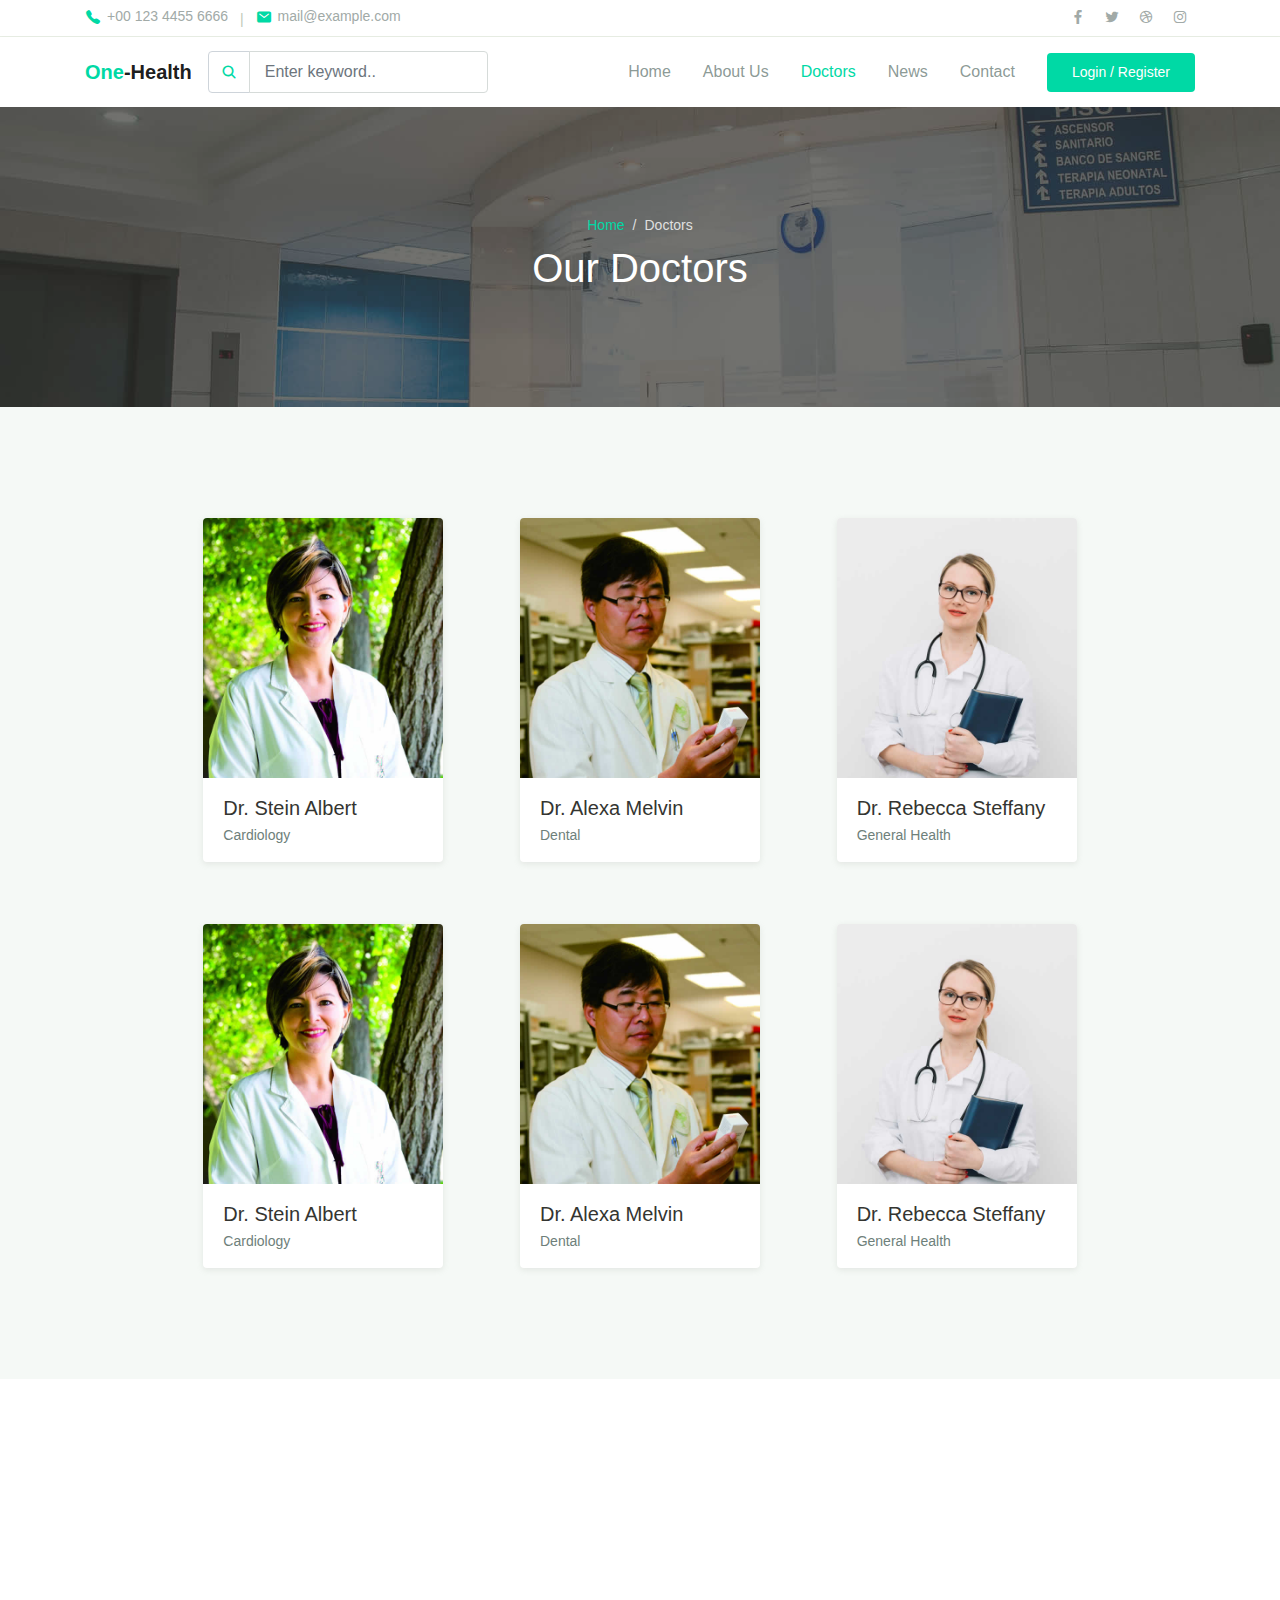
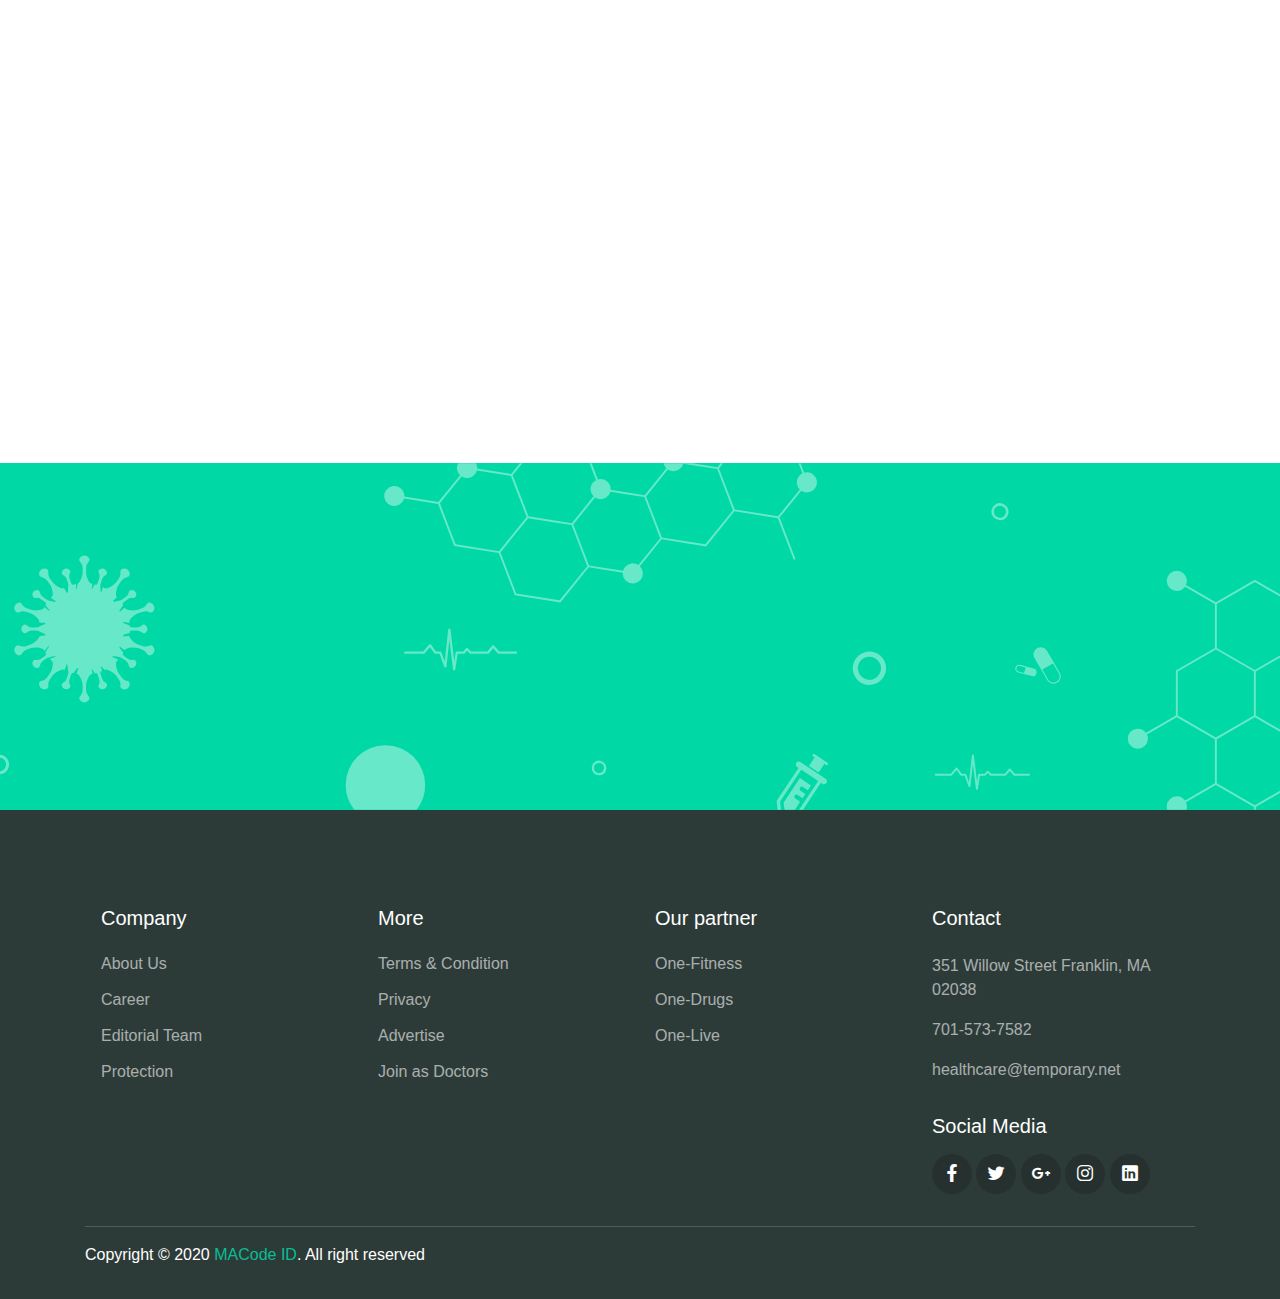
<file: html/doctors.html>
<!DOCTYPE html>
<html lang="en">
<head>
  <meta charset="UTF-8">
  <meta name="viewport" content="width=device-width, initial-scale=1.0">

  <meta http-equiv="X-UA-Compatible" content="ie=edge">

  <meta name="copyright" content="MACode ID, https://macodeid.com/">

  <title>One Health - Medical Center HTML5 Template</title>

  <link rel="stylesheet" href="../assets/css/maicons.css">

  <link rel="stylesheet" href="../assets/css/bootstrap.css">

  <link rel="stylesheet" href="../assets/vendor/owl-carousel/css/owl.carousel.css">

  <link rel="stylesheet" href="../assets/vendor/animate/animate.css">

  <link rel="stylesheet" href="../assets/css/theme.css">
</head>
<body>

  <!-- Back to top button -->
  <div class="back-to-top"></div>

  <header>
    <div class="topbar">
      <div class="container">
        <div class="row">
          <div class="col-sm-8 text-sm">
            <div class="site-info">
              <a href="#"><span class="mai-call text-primary"></span> +00 123 4455 6666</a>
              <span class="divider">|</span>
              <a href="#"><span class="mai-mail text-primary"></span> mail@example.com</a>
            </div>
          </div>
          <div class="col-sm-4 text-right text-sm">
            <div class="social-mini-button">
              <a href="#"><span class="mai-logo-facebook-f"></span></a>
              <a href="#"><span class="mai-logo-twitter"></span></a>
              <a href="#"><span class="mai-logo-dribbble"></span></a>
              <a href="#"><span class="mai-logo-instagram"></span></a>
            </div>
          </div>
        </div> <!-- .row -->
      </div> <!-- .container -->
    </div> <!-- .topbar -->

    <nav class="navbar navbar-expand-lg navbar-light shadow-sm">
      <div class="container">
        <a class="navbar-brand" href="#"><span class="text-primary">One</span>-Health</a>

        <form action="#">
          <div class="input-group input-navbar">
            <div class="input-group-prepend">
              <span class="input-group-text" id="icon-addon1"><span class="mai-search"></span></span>
            </div>
            <input type="text" class="form-control" placeholder="Enter keyword.." aria-label="Username" aria-describedby="icon-addon1">
          </div>
        </form>

        <button class="navbar-toggler" type="button" data-toggle="collapse" data-target="#navbarSupport" aria-controls="navbarSupport" aria-expanded="false" aria-label="Toggle navigation">
          <span class="navbar-toggler-icon"></span>
        </button>

        <div class="collapse navbar-collapse" id="navbarSupport">
          <ul class="navbar-nav ml-auto">
            <li class="nav-item">
              <a class="nav-link" href="index.html">Home</a>
            </li>
            <li class="nav-item">
              <a class="nav-link" href="about.html">About Us</a>
            </li>
            <li class="nav-item active">
              <a class="nav-link" href="doctors.html">Doctors</a>
            </li>
            <li class="nav-item">
              <a class="nav-link" href="blog.html">News</a>
            </li>
            <li class="nav-item">
              <a class="nav-link" href="contact.html">Contact</a>
            </li>
            <li class="nav-item">
              <a class="btn btn-primary ml-lg-3" href="#">Login / Register</a>
            </li>
          </ul>
        </div> <!-- .navbar-collapse -->
      </div> <!-- .container -->
    </nav>
  </header>

  <div class="page-banner overlay-dark bg-image" style="background-image: url(../assets/img/bg_image_1.jpg);">
    <div class="banner-section">
      <div class="container text-center wow fadeInUp">
        <nav aria-label="Breadcrumb">
          <ol class="breadcrumb breadcrumb-dark bg-transparent justify-content-center py-0 mb-2">
            <li class="breadcrumb-item"><a href="index.html">Home</a></li>
            <li class="breadcrumb-item active" aria-current="page">Doctors</li>
          </ol>
        </nav>
        <h1 class="font-weight-normal">Our Doctors</h1>
      </div> <!-- .container -->
    </div> <!-- .banner-section -->
  </div> <!-- .page-banner -->

  <div class="page-section bg-light">
    <div class="container">
      <div class="row justify-content-center">
        <div class="col-lg-10">

          <div class="row">
            
            <div class="col-md-6 col-lg-4 py-3 wow zoomIn">
              <div class="card-doctor">
                <div class="header">
                  <img src="../assets/img/doctors/doctor_1.jpg" alt="">
                  <div class="meta">
                    <a href="#"><span class="mai-call"></span></a>
                    <a href="#"><span class="mai-logo-whatsapp"></span></a>
                  </div>
                </div>
                <div class="body">
                  <p class="text-xl mb-0">Dr. Stein Albert</p>
                  <span class="text-sm text-grey">Cardiology</span>
                </div>
              </div>
            </div>
    
            <div class="col-md-6 col-lg-4 py-3 wow zoomIn">
              <div class="card-doctor">
                <div class="header">
                  <img src="../assets/img/doctors/doctor_2.jpg" alt="">
                  <div class="meta">
                    <a href="#"><span class="mai-call"></span></a>
                    <a href="#"><span class="mai-logo-whatsapp"></span></a>
                  </div>
                </div>
                <div class="body">
                  <p class="text-xl mb-0">Dr. Alexa Melvin</p>
                  <span class="text-sm text-grey">Dental</span>
                </div>
              </div>
            </div>
    
            <div class="col-md-6 col-lg-4 py-3 wow zoomIn">
              <div class="card-doctor">
                <div class="header">
                  <img src="../assets/img/doctors/doctor_3.jpg" alt="">
                  <div class="meta">
                    <a href="#"><span class="mai-call"></span></a>
                    <a href="#"><span class="mai-logo-whatsapp"></span></a>
                  </div>
                </div>
                <div class="body">
                  <p class="text-xl mb-0">Dr. Rebecca Steffany</p>
                  <span class="text-sm text-grey">General Health</span>
                </div>
              </div>
            </div>
    
            <div class="col-md-6 col-lg-4 py-3 wow zoomIn">
              <div class="card-doctor">
                <div class="header">
                  <img src="../assets/img/doctors/doctor_1.jpg" alt="">
                  <div class="meta">
                    <a href="#"><span class="mai-call"></span></a>
                    <a href="#"><span class="mai-logo-whatsapp"></span></a>
                  </div>
                </div>
                <div class="body">
                  <p class="text-xl mb-0">Dr. Stein Albert</p>
                  <span class="text-sm text-grey">Cardiology</span>
                </div>
              </div>
            </div>
    
            <div class="col-md-6 col-lg-4 py-3 wow zoomIn">
              <div class="card-doctor">
                <div class="header">
                  <img src="../assets/img/doctors/doctor_2.jpg" alt="">
                  <div class="meta">
                    <a href="#"><span class="mai-call"></span></a>
                    <a href="#"><span class="mai-logo-whatsapp"></span></a>
                  </div>
                </div>
                <div class="body">
                  <p class="text-xl mb-0">Dr. Alexa Melvin</p>
                  <span class="text-sm text-grey">Dental</span>
                </div>
              </div>
            </div>
    
            <div class="col-md-6 col-lg-4 py-3 wow zoomIn">
              <div class="card-doctor">
                <div class="header">
                  <img src="../assets/img/doctors/doctor_3.jpg" alt="">
                  <div class="meta">
                    <a href="#"><span class="mai-call"></span></a>
                    <a href="#"><span class="mai-logo-whatsapp"></span></a>
                  </div>
                </div>
                <div class="body">
                  <p class="text-xl mb-0">Dr. Rebecca Steffany</p>
                  <span class="text-sm text-grey">General Health</span>
                </div>
              </div>
            </div>

          </div>

        </div>
      </div>
    </div> <!-- .container -->
  </div> <!-- .page-section -->

  <div class="page-section">
    <div class="container">
      <h1 class="text-center wow fadeInUp">Make an Appointment</h1>

      <form class="main-form">
        <div class="row mt-5 ">
          <div class="col-12 col-sm-6 py-2 wow fadeInLeft">
            <input type="text" class="form-control" placeholder="Full name">
          </div>
          <div class="col-12 col-sm-6 py-2 wow fadeInRight">
            <input type="text" class="form-control" placeholder="Email address..">
          </div>
          <div class="col-12 col-sm-6 py-2 wow fadeInLeft" data-wow-delay="300ms">
            <input type="date" class="form-control">
          </div>
          <div class="col-12 col-sm-6 py-2 wow fadeInRight" data-wow-delay="300ms">
            <select name="departement" id="departement" class="custom-select">
              <option value="general">General Health</option>
              <option value="cardiology">Cardiology</option>
              <option value="dental">Dental</option>
              <option value="neurology">Neurology</option>
              <option value="orthopaedics">Orthopaedics</option>
            </select>
          </div>
          <div class="col-12 py-2 wow fadeInUp" data-wow-delay="300ms">
            <input type="text" class="form-control" placeholder="Number..">
          </div>
          <div class="col-12 py-2 wow fadeInUp" data-wow-delay="300ms">
            <textarea name="message" id="message" class="form-control" rows="6" placeholder="Enter message.."></textarea>
          </div>
        </div>

        <button type="submit" class="btn btn-primary mt-3 wow zoomIn">Submit Request</button>
      </form>
    </div> <!-- .container -->
  </div> <!-- .page-section -->
  

  <div class="page-section banner-home bg-image" style="background-image: url(../assets/img/banner-pattern.svg);">
    <div class="container py-5 py-lg-0">
      <div class="row align-items-center">
        <div class="col-lg-4 wow zoomIn">
          <div class="img-banner d-none d-lg-block">
            <img src="../assets/img/mobile_app.png" alt="">
          </div>
        </div>
        <div class="col-lg-8 wow fadeInRight">
          <h1 class="font-weight-normal mb-3">Get easy access of all features using One Health Application</h1>
          <a href="#"><img src="../assets/img/google_play.svg" alt=""></a>
          <a href="#" class="ml-2"><img src="../assets/img/app_store.svg" alt=""></a>
        </div>
      </div>
    </div>
  </div> <!-- .banner-home -->

  <footer class="page-footer">
    <div class="container">
      <div class="row px-md-3">
        <div class="col-sm-6 col-lg-3 py-3">
          <h5>Company</h5>
          <ul class="footer-menu">
            <li><a href="#">About Us</a></li>
            <li><a href="#">Career</a></li>
            <li><a href="#">Editorial Team</a></li>
            <li><a href="#">Protection</a></li>
          </ul>
        </div>
        <div class="col-sm-6 col-lg-3 py-3">
          <h5>More</h5>
          <ul class="footer-menu">
            <li><a href="#">Terms & Condition</a></li>
            <li><a href="#">Privacy</a></li>
            <li><a href="#">Advertise</a></li>
            <li><a href="#">Join as Doctors</a></li>
          </ul>
        </div>
        <div class="col-sm-6 col-lg-3 py-3">
          <h5>Our partner</h5>
          <ul class="footer-menu">
            <li><a href="#">One-Fitness</a></li>
            <li><a href="#">One-Drugs</a></li>
            <li><a href="#">One-Live</a></li>
          </ul>
        </div>
        <div class="col-sm-6 col-lg-3 py-3">
          <h5>Contact</h5>
          <p class="footer-link mt-2">351 Willow Street Franklin, MA 02038</p>
          <a href="#" class="footer-link">701-573-7582</a>
          <a href="#" class="footer-link">healthcare@temporary.net</a>

          <h5 class="mt-3">Social Media</h5>
          <div class="footer-sosmed mt-3">
            <a href="#" target="_blank"><span class="mai-logo-facebook-f"></span></a>
            <a href="#" target="_blank"><span class="mai-logo-twitter"></span></a>
            <a href="#" target="_blank"><span class="mai-logo-google-plus-g"></span></a>
            <a href="#" target="_blank"><span class="mai-logo-instagram"></span></a>
            <a href="#" target="_blank"><span class="mai-logo-linkedin"></span></a>
          </div>
        </div>
      </div>

      <hr>

      <p id="copyright">Copyright &copy; 2020 <a href="https://macodeid.com/" target="_blank">MACode ID</a>. All right reserved</p>
    </div>
  </footer>

<script src="../assets/js/jquery-3.5.1.min.js"></script>

<script src="../assets/js/bootstrap.bundle.min.js"></script>

<script src="../assets/vendor/owl-carousel/js/owl.carousel.min.js"></script>

<script src="../assets/vendor/wow/wow.min.js"></script>

<script src="../assets/js/theme.js"></script>
  
</body>
</html>
</file>
<file: assets/css/maicons.css>
@font-face {
  font-family: 'maicons';
  src:  url('../fonts/maicons.eot?c9nlkl');
  src:  url('../fonts/maicons.eot?c9nlkl#iefix') format('embedded-opentype'),
    url('../fonts/maicons.ttf?c9nlkl') format('truetype'),
    url('../fonts/maicons.woff?c9nlkl') format('woff'),
    url('../fonts/maicons.svg?c9nlkl#maicons') format('svg');
  font-weight: normal;
  font-style: normal;
  font-display: block;
}

[class^="mai-"], [class*=" mai-"] {
  /* use !important to prevent issues with browser extensions that change fonts */
  font-family: 'maicons' !important;
  speak: none;
  font-style: normal;
  font-weight: normal;
  font-variant: normal;
  text-transform: none;
  line-height: 1;

  /* Better Font Rendering =========== */
  -webkit-font-smoothing: antialiased;
  -moz-osx-font-smoothing: grayscale;
}

.mai-add:before {
  content: "\e900";
}
.mai-add-circle:before {
  content: "\e901";
}
.mai-add-circle-outline:before {
  content: "\e902";
}
.mai-airplane:before {
  content: "\e903";
}
.mai-airplane-outline:before {
  content: "\e904";
}
.mai-alarm:before {
  content: "\e905";
}
.mai-alarm-outline:before {
  content: "\e906";
}
.mai-albums:before {
  content: "\e907";
}
.mai-albums-outline:before {
  content: "\e908";
}
.mai-alert:before {
  content: "\e909";
}
.mai-alert-circle:before {
  content: "\e90a";
}
.mai-alert-circle-outline:before {
  content: "\e90b";
}
.mai-analytics:before {
  content: "\e90c";
}
.mai-analytics-outline:before {
  content: "\e90d";
}
.mai-aperture:before {
  content: "\e90e";
}
.mai-aperture-outline:before {
  content: "\e90f";
}
.mai-apps:before {
  content: "\e910";
}
.mai-apps-outline:before {
  content: "\e911";
}
.mai-archive:before {
  content: "\e912";
}
.mai-archive-outline:before {
  content: "\e913";
}
.mai-arrow-back:before {
  content: "\e914";
}
.mai-arrow-back-circle:before {
  content: "\e915";
}
.mai-arrow-back-circle-outline:before {
  content: "\e916";
}
.mai-arrow-down:before {
  content: "\e917";
}
.mai-arrow-down-circle:before {
  content: "\e918";
}
.mai-arrow-down-circle-outline:before {
  content: "\e919";
}
.mai-arrow-forward:before {
  content: "\e91a";
}
.mai-arrow-forward-circle:before {
  content: "\e91b";
}
.mai-arrow-forward-circle-outline:before {
  content: "\e91c";
}
.mai-arrow-redo:before {
  content: "\e91d";
}
.mai-arrow-redo-circle:before {
  content: "\e91e";
}
.mai-arrow-redo-circle-outline:before {
  content: "\e91f";
}
.mai-arrow-redo-outline:before {
  content: "\e920";
}
.mai-arrow-undo:before {
  content: "\e921";
}
.mai-arrow-undo-circle:before {
  content: "\e922";
}
.mai-arrow-undo-circle-outline:before {
  content: "\e923";
}
.mai-arrow-undo-outline:before {
  content: "\e924";
}
.mai-arrow-up:before {
  content: "\e925";
}
.mai-arrow-up-circle:before {
  content: "\e926";
}
.mai-arrow-up-circle-outline:before {
  content: "\e927";
}
.mai-at:before {
  content: "\e928";
}
.mai-at-circle:before {
  content: "\e929";
}
.mai-at-circle-outline:before {
  content: "\e92a";
}
.mai-attach:before {
  content: "\e92b";
}
.mai-attach-outline:before {
  content: "\e92c";
}
.mai-backspace:before {
  content: "\e92d";
}
.mai-backspace-outline:before {
  content: "\e92e";
}
.mai-bandage:before {
  content: "\e92f";
}
.mai-bandage-outline:before {
  content: "\e930";
}
.mai-bar-chart:before {
  content: "\e932";
}
.mai-bar-chart-outline:before {
  content: "\e933";
}
.mai-barbell:before {
  content: "\e931";
}
.mai-barcode:before {
  content: "\e934";
}
.mai-barcode-outline:before {
  content: "\e935";
}
.mai-baseball:before {
  content: "\e936";
}
.mai-baseball-outline:before {
  content: "\e937";
}
.mai-basket:before {
  content: "\e938";
}
.mai-basket-outline:before {
  content: "\e93b";
}
.mai-basketball:before {
  content: "\e939";
}
.mai-basketball-outline:before {
  content: "\e93a";
}
.mai-battery-charging:before {
  content: "\e93c";
}
.mai-battery-dead:before {
  content: "\e93d";
}
.mai-battery-full:before {
  content: "\e93e";
}
.mai-battery-half:before {
  content: "\e93f";
}
.mai-beaker:before {
  content: "\e940";
}
.mai-beaker-outline:before {
  content: "\e941";
}
.mai-bed:before {
  content: "\e942";
}
.mai-bed-outline:before {
  content: "\e943";
}
.mai-beer:before {
  content: "\e944";
}
.mai-beer-outline:before {
  content: "\e945";
}
.mai-bicycle:before {
  content: "\e946";
}
.mai-bluetooth:before {
  content: "\e947";
}
.mai-boat:before {
  content: "\e948";
}
.mai-boat-outline:before {
  content: "\e949";
}
.mai-body:before {
  content: "\e94a";
}
.mai-body-outline:before {
  content: "\e94b";
}
.mai-bonfire:before {
  content: "\e94c";
}
.mai-bonfire-outline:before {
  content: "\e94d";
}
.mai-book:before {
  content: "\e94e";
}
.mai-book-outline:before {
  content: "\e953";
}
.mai-bookmark:before {
  content: "\e94f";
}
.mai-bookmark-outline:before {
  content: "\e950";
}
.mai-bookmarks:before {
  content: "\e951";
}
.mai-bookmarks-outline:before {
  content: "\e952";
}
.mai-briefcase:before {
  content: "\e954";
}
.mai-briefcase-outline:before {
  content: "\e955";
}
.mai-browsers:before {
  content: "\e956";
}
.mai-browsers-outline:before {
  content: "\e957";
}
.mai-brush:before {
  content: "\e958";
}
.mai-brush-outline:before {
  content: "\e959";
}
.mai-bug:before {
  content: "\e95a";
}
.mai-bug-outline:before {
  content: "\e95b";
}
.mai-build:before {
  content: "\e95c";
}
.mai-build-outline:before {
  content: "\e95d";
}
.mai-bulb:before {
  content: "\e95e";
}
.mai-bulb-outline:before {
  content: "\e95f";
}
.mai-bus:before {
  content: "\e960";
}
.mai-bus-outline:before {
  content: "\e963";
}
.mai-business:before {
  content: "\e961";
}
.mai-business-outline:before {
  content: "\e962";
}
.mai-cafe:before {
  content: "\e964";
}
.mai-cafe-outline:before {
  content: "\e965";
}
.mai-calculator:before {
  content: "\e966";
}
.mai-calculator-outline:before {
  content: "\e967";
}
.mai-calendar:before {
  content: "\e968";
}
.mai-calendar-outline:before {
  content: "\e969";
}
.mai-call:before {
  content: "\e96a";
}
.mai-call-outline:before {
  content: "\e96b";
}
.mai-camera:before {
  content: "\e96c";
}
.mai-camera-outline:before {
  content: "\e96d";
}
.mai-camera-reverse:before {
  content: "\e96e";
}
.mai-camera-reverse-outline:before {
  content: "\e96f";
}
.mai-car:before {
  content: "\e970";
}
.mai-car-outline:before {
  content: "\e97f";
}
.mai-car-sport:before {
  content: "\e980";
}
.mai-car-sport-outline:before {
  content: "\e981";
}
.mai-card:before {
  content: "\e971";
}
.mai-card-outline:before {
  content: "\e972";
}
.mai-caret-back:before {
  content: "\e973";
}
.mai-caret-back-circle:before {
  content: "\e974";
}
.mai-caret-back-circle-outline:before {
  content: "\e975";
}
.mai-caret-down:before {
  content: "\e976";
}
.mai-caret-down-circle:before {
  content: "\e977";
}
.mai-caret-down-circle-outline:before {
  content: "\e978";
}
.mai-caret-forward:before {
  content: "\e979";
}
.mai-caret-forward-circle:before {
  content: "\e97a";
}
.mai-caret-forward-circle-outline:before {
  content: "\e97b";
}
.mai-caret-up:before {
  content: "\e97c";
}
.mai-caret-up-circle:before {
  content: "\e97d";
}
.mai-caret-up-circle-outline:before {
  content: "\e97e";
}
.mai-cart:before {
  content: "\e982";
}
.mai-cart-outline:before {
  content: "\e983";
}
.mai-cash:before {
  content: "\e984";
}
.mai-cash-outline:before {
  content: "\e985";
}
.mai-chatbox:before {
  content: "\e986";
}
.mai-chatbox-ellipses:before {
  content: "\e987";
}
.mai-chatbox-ellipses-outline:before {
  content: "\e988";
}
.mai-chatbox-outline:before {
  content: "\e989";
}
.mai-chatbubble:before {
  content: "\e98a";
}
.mai-chatbubble-ellipses:before {
  content: "\e98b";
}
.mai-chatbubble-ellipses-outline:before {
  content: "\e98c";
}
.mai-chatbubble-outline:before {
  content: "\e98d";
}
.mai-chatbubbles:before {
  content: "\e98e";
}
.mai-chatbubbles-outline:before {
  content: "\e98f";
}
.mai-checkbox:before {
  content: "\e990";
}
.mai-checkbox-outline:before {
  content: "\e991";
}
.mai-checkmark:before {
  content: "\e992";
}
.mai-checkmark-circle:before {
  content: "\e993";
}
.mai-checkmark-circle-outline:before {
  content: "\e994";
}
.mai-checkmark-done:before {
  content: "\e995";
}
.mai-checkmark-done-circle:before {
  content: "\e996";
}
.mai-checkmark-done-circle-outline:before {
  content: "\e997";
}
.mai-chevron-back:before {
  content: "\e998";
}
.mai-chevron-back-circle:before {
  content: "\e999";
}
.mai-chevron-back-circle-outline:before {
  content: "\e99a";
}
.mai-chevron-down:before {
  content: "\e99b";
}
.mai-chevron-down-circle:before {
  content: "\e99c";
}
.mai-chevron-down-circle-outline:before {
  content: "\e99d";
}
.mai-chevron-forward:before {
  content: "\e99e";
}
.mai-chevron-forward-circle:before {
  content: "\e99f";
}
.mai-chevron-forward-circle-outline:before {
  content: "\e9a0";
}
.mai-chevron-up:before {
  content: "\e9a1";
}
.mai-chevron-up-circle:before {
  content: "\e9a2";
}
.mai-chevron-up-circle-outline:before {
  content: "\e9a3";
}
.mai-clipboard:before {
  content: "\e9a4";
}
.mai-clipboard-outline:before {
  content: "\e9a5";
}
.mai-close:before {
  content: "\e9a6";
}
.mai-close-circle:before {
  content: "\e9a7";
}
.mai-close-circle-outline:before {
  content: "\e9a8";
}
.mai-cloud:before {
  content: "\e9a9";
}
.mai-cloud-circle:before {
  content: "\e9aa";
}
.mai-cloud-circle-outline:before {
  content: "\e9ab";
}
.mai-cloud-done:before {
  content: "\e9ac";
}
.mai-cloud-done-outline:before {
  content: "\e9ad";
}
.mai-cloud-download:before {
  content: "\e9ae";
}
.mai-cloud-download-outline:before {
  content: "\e9af";
}
.mai-cloud-offline:before {
  content: "\e9b0";
}
.mai-cloud-offline-outline:before {
  content: "\e9b1";
}
.mai-cloud-outline:before {
  content: "\e9b2";
}
.mai-cloud-upload:before {
  content: "\e9b3";
}
.mai-cloud-upload-outline:before {
  content: "\e9b4";
}
.mai-cloudy:before {
  content: "\e9b5";
}
.mai-cloudy-night:before {
  content: "\e9b6";
}
.mai-cloudy-night-outline:before {
  content: "\e9b7";
}
.mai-cloudy-outline:before {
  content: "\e9b8";
}
.mai-code:before {
  content: "\e9b9";
}
.mai-code-download:before {
  content: "\e9ba";
}
.mai-code-slash:before {
  content: "\e9bb";
}
.mai-code-working:before {
  content: "\e9bc";
}
.mai-cog:before {
  content: "\e9bd";
}
.mai-color-fill:before {
  content: "\e9be";
}
.mai-color-fill-outline:before {
  content: "\e9bf";
}
.mai-color-filter:before {
  content: "\e9c0";
}
.mai-color-filter-outline:before {
  content: "\e9c1";
}
.mai-color-palette:before {
  content: "\e9c2";
}
.mai-color-palette-outline:before {
  content: "\e9c3";
}
.mai-color-wand:before {
  content: "\e9c4";
}
.mai-color-wand-outline:before {
  content: "\e9c5";
}
.mai-compass:before {
  content: "\e9c6";
}
.mai-compass-outline:before {
  content: "\e9c7";
}
.mai-construct:before {
  content: "\e9c8";
}
.mai-construct-outline:before {
  content: "\e9c9";
}
.mai-contract:before {
  content: "\e9ca";
}
.mai-contrast:before {
  content: "\e9cb";
}
.mai-copy:before {
  content: "\e9cc";
}
.mai-copy-outline:before {
  content: "\e9cd";
}
.mai-create:before {
  content: "\e9ce";
}
.mai-create-outline:before {
  content: "\e9cf";
}
.mai-crop:before {
  content: "\e9d0";
}
.mai-cube:before {
  content: "\e9d1";
}
.mai-cube-outline:before {
  content: "\e9d2";
}
.mai-cut:before {
  content: "\e9d3";
}
.mai-desktop:before {
  content: "\e9d4";
}
.mai-desktop-outline:before {
  content: "\e9d5";
}
.mai-disc:before {
  content: "\e9d6";
}
.mai-disc-outline:before {
  content: "\e9d7";
}
.mai-document:before {
  content: "\e9d8";
}
.mai-document-outline:before {
  content: "\e9d9";
}
.mai-document-text:before {
  content: "\e9dc";
}
.mai-document-text-outline:before {
  content: "\e9dd";
}
.mai-documents:before {
  content: "\e9da";
}
.mai-documents-outline:before {
  content: "\e9db";
}
.mai-download:before {
  content: "\e9de";
}
.mai-download-outline:before {
  content: "\e9df";
}
.mai-duplicate:before {
  content: "\e9e0";
}
.mai-duplicate-outline:before {
  content: "\e9e1";
}
.mai-ear:before {
  content: "\e9e2";
}
.mai-ear-outline:before {
  content: "\e9e3";
}
.mai-earth:before {
  content: "\e9e4";
}
.mai-earth-outline:before {
  content: "\e9e5";
}
.mai-easel:before {
  content: "\e9e6";
}
.mai-easel-outline:before {
  content: "\e9e7";
}
.mai-egg:before {
  content: "\e9e8";
}
.mai-egg-outline:before {
  content: "\e9e9";
}
.mai-ellipse:before {
  content: "\e9ea";
}
.mai-ellipse-outline:before {
  content: "\e9eb";
}
.mai-ellipsis-horizontal:before {
  content: "\e9ec";
}
.mai-ellipsis-horizontal-circle:before {
  content: "\e9ed";
}
.mai-ellipsis-vertical:before {
  content: "\e9ee";
}
.mai-ellipsis-vertical-circle:before {
  content: "\e9ef";
}
.mai-enter:before {
  content: "\e9f0";
}
.mai-enter-outline:before {
  content: "\e9f1";
}
.mai-exit:before {
  content: "\e9f2";
}
.mai-exit-outline:before {
  content: "\e9f3";
}
.mai-expand:before {
  content: "\e9f4";
}
.mai-eye:before {
  content: "\e9f5";
}
.mai-eye-off:before {
  content: "\e9f8";
}
.mai-eye-off-outline:before {
  content: "\e9f9";
}
.mai-eye-outline:before {
  content: "\e9fa";
}
.mai-eyedrop:before {
  content: "\e9f6";
}
.mai-eyedrop-outline:before {
  content: "\e9f7";
}
.mai-fast-food:before {
  content: "\e9fb";
}
.mai-fast-food-outline:before {
  content: "\e9fc";
}
.mai-female:before {
  content: "\e9fd";
}
.mai-file-tray:before {
  content: "\e9fe";
}
.mai-file-tray-full:before {
  content: "\e9ff";
}
.mai-file-tray-full-outline:before {
  content: "\ea00";
}
.mai-file-tray-outline:before {
  content: "\ea01";
}
.mai-film:before {
  content: "\ea02";
}
.mai-film-outline:before {
  content: "\ea03";
}
.mai-filter:before {
  content: "\ea04";
}
.mai-finger-print:before {
  content: "\ea05";
}
.mai-fitness:before {
  content: "\ea06";
}
.mai-fitness-outline:before {
  content: "\ea07";
}
.mai-flag:before {
  content: "\ea08";
}
.mai-flag-outline:before {
  content: "\ea09";
}
.mai-flame:before {
  content: "\ea0a";
}
.mai-flame-outline:before {
  content: "\ea0b";
}
.mai-flash:before {
  content: "\ea0c";
}
.mai-flash-off:before {
  content: "\ea0f";
}
.mai-flash-off-outline:before {
  content: "\ea10";
}
.mai-flash-outline:before {
  content: "\ea11";
}
.mai-flashlight:before {
  content: "\ea0d";
}
.mai-flashlight-outline:before {
  content: "\ea0e";
}
.mai-flask:before {
  content: "\ea12";
}
.mai-flask-outline:before {
  content: "\ea13";
}
.mai-flower:before {
  content: "\ea14";
}
.mai-flower-outline:before {
  content: "\ea15";
}
.mai-folder:before {
  content: "\ea16";
}
.mai-folder-open:before {
  content: "\ea17";
}
.mai-folder-open-outline:before {
  content: "\ea18";
}
.mai-folder-outline:before {
  content: "\ea19";
}
.mai-football:before {
  content: "\ea1a";
}
.mai-football-outline:before {
  content: "\ea1b";
}
.mai-funnel:before {
  content: "\ea1c";
}
.mai-funnel-outline:before {
  content: "\ea1d";
}
.mai-game-controller:before {
  content: "\ea1e";
}
.mai-game-controller-outline:before {
  content: "\ea1f";
}
.mai-gift:before {
  content: "\ea20";
}
.mai-gift-outline:before {
  content: "\ea21";
}
.mai-git-branch:before {
  content: "\ea22";
}
.mai-git-commit:before {
  content: "\ea23";
}
.mai-git-compare:before {
  content: "\ea24";
}
.mai-git-merge:before {
  content: "\ea25";
}
.mai-git-network:before {
  content: "\ea26";
}
.mai-git-pull-request:before {
  content: "\ea27";
}
.mai-glasses:before {
  content: "\ea28";
}
.mai-glasses-outline:before {
  content: "\ea29";
}
.mai-globe:before {
  content: "\ea2a";
}
.mai-globe-outline:before {
  content: "\ea2b";
}
.mai-golf:before {
  content: "\ea2c";
}
.mai-golf-outline:before {
  content: "\ea2d";
}
.mai-grid:before {
  content: "\ea2e";
}
.mai-grid-outline:before {
  content: "\ea2f";
}
.mai-hammer:before {
  content: "\ea30";
}
.mai-hammer-outline:before {
  content: "\ea31";
}
.mai-hand-left:before {
  content: "\ea32";
}
.mai-hand-left-outline:before {
  content: "\ea33";
}
.mai-hand-right:before {
  content: "\ea34";
}
.mai-hand-right-outline:before {
  content: "\ea35";
}
.mai-happy:before {
  content: "\ea36";
}
.mai-happy-outline:before {
  content: "\ea37";
}
.mai-hardware-chip:before {
  content: "\ea38";
}
.mai-hardware-chip-outline:before {
  content: "\ea39";
}
.mai-headset:before {
  content: "\ea3a";
}
.mai-headset-outline:before {
  content: "\ea3b";
}
.mai-heart:before {
  content: "\ea3c";
}
.mai-heart-circle:before {
  content: "\ea3d";
}
.mai-heart-circle-outline:before {
  content: "\ea3e";
}
.mai-heart-dislike:before {
  content: "\ea3f";
}
.mai-heart-dislike-circle:before {
  content: "\ea40";
}
.mai-heart-dislike-circle-outline:before {
  content: "\ea41";
}
.mai-heart-dislike-outline:before {
  content: "\ea42";
}
.mai-heart-half:before {
  content: "\ea43";
}
.mai-heart-half-outline:before {
  content: "\ea44";
}
.mai-heart-outline:before {
  content: "\ea45";
}
.mai-help:before {
  content: "\ea46";
}
.mai-help-buoy:before {
  content: "\ea47";
}
.mai-help-buoy-outline:before {
  content: "\ea48";
}
.mai-help-circle:before {
  content: "\ea49";
}
.mai-help-circle-outline:before {
  content: "\ea4a";
}
.mai-home:before {
  content: "\ea4b";
}
.mai-home-outline:before {
  content: "\ea4c";
}
.mai-hourglass:before {
  content: "\ea4d";
}
.mai-hourglass-outline:before {
  content: "\ea4e";
}
.mai-ice-cream:before {
  content: "\ea4f";
}
.mai-ice-cream-outline:before {
  content: "\ea50";
}
.mai-image:before {
  content: "\ea51";
}
.mai-image-outline:before {
  content: "\ea52";
}
.mai-images:before {
  content: "\ea53";
}
.mai-images-outline:before {
  content: "\ea54";
}
.mai-infinite:before {
  content: "\ea55";
}
.mai-information:before {
  content: "\ea56";
}
.mai-information-circle:before {
  content: "\ea57";
}
.mai-information-circle-outline:before {
  content: "\ea58";
}
.mai-journal:before {
  content: "\ea59";
}
.mai-journal-outline:before {
  content: "\ea5a";
}
.mai-key:before {
  content: "\ea5b";
}
.mai-key-outline:before {
  content: "\ea5c";
}
.mai-keypad:before {
  content: "\ea5d";
}
.mai-keypad-outline:before {
  content: "\ea5e";
}
.mai-language:before {
  content: "\ea5f";
}
.mai-laptop:before {
  content: "\ea60";
}
.mai-laptop-outline:before {
  content: "\ea61";
}
.mai-layers:before {
  content: "\ea62";
}
.mai-layers-outline:before {
  content: "\ea63";
}
.mai-leaf:before {
  content: "\ea64";
}
.mai-leaf-outline:before {
  content: "\ea65";
}
.mai-library:before {
  content: "\ea66";
}
.mai-library-outline:before {
  content: "\ea67";
}
.mai-link:before {
  content: "\ea68";
}
.mai-list:before {
  content: "\ea69";
}
.mai-list-circle:before {
  content: "\ea6a";
}
.mai-list-circle-outline:before {
  content: "\ea6b";
}
.mai-locate:before {
  content: "\ea6c";
}
.mai-location:before {
  content: "\ea6d";
}
.mai-location-outline:before {
  content: "\ea6e";
}
.mai-lock-closed:before {
  content: "\ea6f";
}
.mai-lock-closed-outline:before {
  content: "\ea70";
}
.mai-lock-open:before {
  content: "\ea71";
}
.mai-lock-open-outline:before {
  content: "\ea72";
}
.mai-log-in:before {
  content: "\ea73";
}
.mai-log-in-outline:before {
  content: "\ea74";
}
.mai-log-out:before {
  content: "\ea75";
}
.mai-log-out-outline:before {
  content: "\ea76";
}
.mai-logo-500px:before {
  content: "\ea8e";
}
.mai-logo-accessible-icon:before {
  content: "\eaef";
}
.mai-logo-accusoft:before {
  content: "\eba2";
}
.mai-logo-algolia:before {
  content: "\eba3";
}
.mai-logo-alipay:before {
  content: "\eba4";
}
.mai-logo-amazon:before {
  content: "\eba5";
}
.mai-logo-amplify:before {
  content: "\eba6";
}
.mai-logo-android:before {
  content: "\eba7";
}
.mai-logo-angular:before {
  content: "\eba8";
}
.mai-logo-apple:before {
  content: "\eba9";
}
.mai-logo-apple-appstore:before {
  content: "\ebaa";
}
.mai-logo-aws:before {
  content: "\ebab";
}
.mai-logo-behance:before {
  content: "\ebac";
}
.mai-logo-bitbucket:before {
  content: "\ebad";
}
.mai-logo-bitcoin:before {
  content: "\ebae";
}
.mai-logo-blackberry:before {
  content: "\ebaf";
}
.mai-logo-blogger:before {
  content: "\ebb0";
}
.mai-logo-buffer:before {
  content: "\ebb1";
}
.mai-logo-buysellads:before {
  content: "\ebb2";
}
.mai-logo-capacitor:before {
  content: "\ebb3";
}
.mai-logo-cc-amazon-pay:before {
  content: "\ebb4";
}
.mai-logo-cc-amex:before {
  content: "\ebb5";
}
.mai-logo-cc-apple-pay:before {
  content: "\ebb6";
}
.mai-logo-cc-diners-club:before {
  content: "\ebb7";
}
.mai-logo-cc-discover:before {
  content: "\ebb8";
}
.mai-logo-cc-jcb:before {
  content: "\ebb9";
}
.mai-logo-cc-mastercard:before {
  content: "\ebba";
}
.mai-logo-cc-paypal:before {
  content: "\ebbb";
}
.mai-logo-cc-stripe:before {
  content: "\ebbc";
}
.mai-logo-cc-visa:before {
  content: "\ebbd";
}
.mai-logo-chrome:before {
  content: "\ebbe";
}
.mai-logo-closed-captioning:before {
  content: "\ebbf";
}
.mai-logo-codepen:before {
  content: "\ebc0";
}
.mai-logo-cpanel:before {
  content: "\ebc1";
}
.mai-logo-creative-commons:before {
  content: "\ebc2";
}
.mai-logo-css3:before {
  content: "\ebc3";
}
.mai-logo-cuttlefish:before {
  content: "\ebc4";
}
.mai-logo-d-and-d:before {
  content: "\ebc5";
}
.mai-logo-dashcube:before {
  content: "\ebc6";
}
.mai-logo-designernews:before {
  content: "\ebc7";
}
.mai-logo-deviantart:before {
  content: "\ebc8";
}
.mai-logo-digg:before {
  content: "\ebc9";
}
.mai-logo-digital-ocean:before {
  content: "\ebca";
}
.mai-logo-discord:before {
  content: "\ebcb";
}
.mai-logo-discourse:before {
  content: "\ebcc";
}
.mai-logo-dochub:before {
  content: "\ebcd";
}
.mai-logo-docker:before {
  content: "\ebce";
}
.mai-logo-dribbble:before {
  content: "\ebcf";
}
.mai-logo-dropbox:before {
  content: "\ebd0";
}
.mai-logo-drupal:before {
  content: "\ebd1";
}
.mai-logo-dyalog:before {
  content: "\ebd2";
}
.mai-logo-earlybirds:before {
  content: "\ebd3";
}
.mai-logo-ebay:before {
  content: "\ebd4";
}
.mai-logo-edge:before {
  content: "\ebd5";
}
.mai-logo-electron:before {
  content: "\ebd6";
}
.mai-logo-elementor:before {
  content: "\ebd7";
}
.mai-logo-ello:before {
  content: "\ebd8";
}
.mai-logo-ember:before {
  content: "\ebd9";
}
.mai-logo-empire:before {
  content: "\ebda";
}
.mai-logo-envira:before {
  content: "\ebdb";
}
.mai-logo-erlang:before {
  content: "\ebdc";
}
.mai-logo-etsy:before {
  content: "\ebdd";
}
.mai-logo-euro:before {
  content: "\ebde";
}
.mai-logo-expeditedssl:before {
  content: "\ebdf";
}
.mai-logo-facebook:before {
  content: "\ebe0";
}
.mai-logo-facebook-f:before {
  content: "\ebe1";
}
.mai-logo-facebook-messenger:before {
  content: "\ebe2";
}
.mai-logo-firebase:before {
  content: "\ebe3";
}
.mai-logo-firefox:before {
  content: "\ebe4";
}
.mai-logo-flickr:before {
  content: "\ebe5";
}
.mai-logo-flipboard:before {
  content: "\ebe6";
}
.mai-logo-fly:before {
  content: "\ebe7";
}
.mai-logo-foursquare:before {
  content: "\ebe8";
}
.mai-logo-freebsd:before {
  content: "\ebe9";
}
.mai-logo-gg:before {
  content: "\ebea";
}
.mai-logo-git:before {
  content: "\ebeb";
}
.mai-logo-github:before {
  content: "\ebec";
}
.mai-logo-github-alt:before {
  content: "\ebed";
}
.mai-logo-gitlab:before {
  content: "\ebee";
}
.mai-logo-gitter:before {
  content: "\ebef";
}
.mai-logo-glide:before {
  content: "\ebf0";
}
.mai-logo-glide-g:before {
  content: "\ebf1";
}
.mai-logo-google:before {
  content: "\ebf2";
}
.mai-logo-google-drive:before {
  content: "\ebf3";
}
.mai-logo-google-play:before {
  content: "\ebf4";
}
.mai-logo-google-playstore:before {
  content: "\ebf5";
}
.mai-logo-google-plus:before {
  content: "\ebf6";
}
.mai-logo-google-plus-g:before {
  content: "\ebf7";
}
.mai-logo-google-wallet:before {
  content: "\ebf8";
}
.mai-logo-grunt:before {
  content: "\ebf9";
}
.mai-logo-gulp:before {
  content: "\ebfa";
}
.mai-logo-hackernews:before {
  content: "\ebfb";
}
.mai-logo-hotjar:before {
  content: "\ebfc";
}
.mai-logo-html5:before {
  content: "\ebfd";
}
.mai-logo-hubspot:before {
  content: "\ebfe";
}
.mai-logo-imdb:before {
  content: "\ebff";
}
.mai-logo-instagram:before {
  content: "\ec00";
}
.mai-logo-internet-explorer:before {
  content: "\ec01";
}
.mai-logo-ionic:before {
  content: "\ec02";
}
.mai-logo-ionitron:before {
  content: "\ec03";
}
.mai-logo-itunes:before {
  content: "\ec04";
}
.mai-logo-java:before {
  content: "\ec05";
}
.mai-logo-javascript:before {
  content: "\ec06";
}
.mai-logo-joomla:before {
  content: "\ec07";
}
.mai-logo-jsfiddle:before {
  content: "\ec08";
}
.mai-logo-keycdn:before {
  content: "\ec09";
}
.mai-logo-laravel:before {
  content: "\ec0a";
}
.mai-logo-lastfm:before {
  content: "\ec0b";
}
.mai-logo-leanpub:before {
  content: "\ec0c";
}
.mai-logo-less:before {
  content: "\ec0d";
}
.mai-logo-line:before {
  content: "\ec0e";
}
.mai-logo-linkedin:before {
  content: "\ec0f";
}
.mai-logo-linux:before {
  content: "\ec10";
}
.mai-logo-magento:before {
  content: "\ec11";
}
.mai-logo-mailchimp:before {
  content: "\ec12";
}
.mai-logo-markdown:before {
  content: "\ec13";
}
.mai-logo-maxcdn:before {
  content: "\ec14";
}
.mai-logo-medium:before {
  content: "\ec15";
}
.mai-logo-medium-m:before {
  content: "\ec16";
}
.mai-logo-meetup:before {
  content: "\ec17";
}
.mai-logo-microsoft:before {
  content: "\ec18";
}
.mai-logo-mix:before {
  content: "\ec19";
}
.mai-logo-mixcloud:before {
  content: "\ec1a";
}
.mai-logo-nodejs:before {
  content: "\ec1b";
}
.mai-logo-npm:before {
  content: "\ec1c";
}
.mai-logo-octocat:before {
  content: "\ec1d";
}
.mai-logo-opencart:before {
  content: "\ec1e";
}
.mai-logo-openid:before {
  content: "\ec1f";
}
.mai-logo-opera:before {
  content: "\ec20";
}
.mai-logo-patreon:before {
  content: "\ec21";
}
.mai-logo-paypal:before {
  content: "\ec22";
}
.mai-logo-php:before {
  content: "\ec23";
}
.mai-logo-pinterest:before {
  content: "\ec24";
}
.mai-logo-pinterest-p:before {
  content: "\ec25";
}
.mai-logo-playstation:before {
  content: "\ec26";
}
.mai-logo-product-hunt:before {
  content: "\ec27";
}
.mai-logo-pwa:before {
  content: "\ec28";
}
.mai-logo-python:before {
  content: "\ec29";
}
.mai-logo-qq:before {
  content: "\ec2a";
}
.mai-logo-quora:before {
  content: "\ec2b";
}
.mai-logo-react:before {
  content: "\ec2c";
}
.mai-logo-readme:before {
  content: "\ec2d";
}
.mai-logo-reddit:before {
  content: "\ec2e";
}
.mai-logo-researchgate:before {
  content: "\ec2f";
}
.mai-logo-rocketchat:before {
  content: "\ec30";
}
.mai-logo-rss:before {
  content: "\ec31";
}
.mai-logo-safari:before {
  content: "\ec32";
}
.mai-logo-sass:before {
  content: "\ec33";
}
.mai-logo-scribd:before {
  content: "\ec34";
}
.mai-logo-searchengin:before {
  content: "\ec35";
}
.mai-logo-sellcast:before {
  content: "\ec36";
}
.mai-logo-sellsy:before {
  content: "\ec37";
}
.mai-logo-skype:before {
  content: "\ec38";
}
.mai-logo-slack:before {
  content: "\ec39";
}
.mai-logo-slideshare:before {
  content: "\ec3a";
}
.mai-logo-snapchat:before {
  content: "\ec3b";
}
.mai-logo-soundcloud:before {
  content: "\ec3c";
}
.mai-logo-spotify:before {
  content: "\ec3d";
}
.mai-logo-squarespace:before {
  content: "\ec3e";
}
.mai-logo-stack-exchange:before {
  content: "\ec3f";
}
.mai-logo-stackoverflow:before {
  content: "\ec40";
}
.mai-logo-staylinked:before {
  content: "\ec41";
}
.mai-logo-steam:before {
  content: "\ec42";
}
.mai-logo-stencil:before {
  content: "\ec43";
}
.mai-logo-stripe:before {
  content: "\ec44";
}
.mai-logo-stripe-s:before {
  content: "\ec45";
}
.mai-logo-teamspeak:before {
  content: "\ec46";
}
.mai-logo-telegram:before {
  content: "\ec47";
}
.mai-logo-trello:before {
  content: "\ec48";
}
.mai-logo-tripadvisor:before {
  content: "\ec49";
}
.mai-logo-tumblr:before {
  content: "\ec4a";
}
.mai-logo-tux:before {
  content: "\ec4b";
}
.mai-logo-twitch:before {
  content: "\ec4c";
}
.mai-logo-twitter:before {
  content: "\ec4d";
}
.mai-logo-uber:before {
  content: "\ec4e";
}
.mai-logo-uikit:before {
  content: "\ec4f";
}
.mai-logo-usd:before {
  content: "\ec50";
}
.mai-logo-viacoin:before {
  content: "\ec51";
}
.mai-logo-viadeo:before {
  content: "\ec52";
}
.mai-logo-viber:before {
  content: "\ec53";
}
.mai-logo-vimeo:before {
  content: "\ec54";
}
.mai-logo-vk:before {
  content: "\ec55";
}
.mai-logo-vue:before {
  content: "\ec56";
}
.mai-logo-web-component:before {
  content: "\ec57";
}
.mai-logo-weebly:before {
  content: "\ec58";
}
.mai-logo-weibo:before {
  content: "\ec59";
}
.mai-logo-whatsapp:before {
  content: "\ec5a";
}
.mai-logo-whmcs:before {
  content: "\ec5b";
}
.mai-logo-wikipedia-w:before {
  content: "\ec5c";
}
.mai-logo-windows:before {
  content: "\ec5d";
}
.mai-logo-wix:before {
  content: "\ec5e";
}
.mai-logo-wordpress:before {
  content: "\ec5f";
}
.mai-logo-xbox:before {
  content: "\ec60";
}
.mai-logo-xing:before {
  content: "\ec61";
}
.mai-logo-yahoo:before {
  content: "\ec62";
}
.mai-logo-yen:before {
  content: "\ec63";
}
.mai-logo-youtube:before {
  content: "\ec64";
}
.mai-magnet:before {
  content: "\ea77";
}
.mai-magnet-outline:before {
  content: "\ea78";
}
.mai-mail:before {
  content: "\ea79";
}
.mai-mail-open:before {
  content: "\ea7a";
}
.mai-mail-open-outline:before {
  content: "\ea7b";
}
.mai-mail-outline:before {
  content: "\ea7c";
}
.mai-mail-unread:before {
  content: "\ea7d";
}
.mai-mail-unread-outline:before {
  content: "\ea7e";
}
.mai-male:before {
  content: "\ea7f";
}
.mai-male-female:before {
  content: "\ea80";
}
.mai-man:before {
  content: "\ea81";
}
.mai-man-outline:before {
  content: "\ea82";
}
.mai-map:before {
  content: "\ea83";
}
.mai-map-outline:before {
  content: "\ea84";
}
.mai-medal:before {
  content: "\ea85";
}
.mai-medal-outline:before {
  content: "\ea86";
}
.mai-medical:before {
  content: "\ea87";
}
.mai-medical-outline:before {
  content: "\ea88";
}
.mai-medkit:before {
  content: "\ea89";
}
.mai-medkit-outline:before {
  content: "\ea8a";
}
.mai-megaphone:before {
  content: "\ea8b";
}
.mai-megaphone-outline:before {
  content: "\ea8c";
}
.mai-menu:before {
  content: "\ea8d";
}
.mai-mic:before {
  content: "\ea8f";
}
.mai-mic-circle:before {
  content: "\ea90";
}
.mai-mic-circle-outline:before {
  content: "\ea91";
}
.mai-mic-off:before {
  content: "\ea92";
}
.mai-mic-off-circle:before {
  content: "\ea93";
}
.mai-mic-off-circle-outline:before {
  content: "\ea94";
}
.mai-mic-off-outline:before {
  content: "\ea95";
}
.mai-mic-outline:before {
  content: "\ea96";
}
.mai-moon:before {
  content: "\ea97";
}
.mai-moon-outline:before {
  content: "\ea98";
}
.mai-move:before {
  content: "\ea99";
}
.mai-musical-note:before {
  content: "\ea9a";
}
.mai-musical-note-outline:before {
  content: "\ea9b";
}
.mai-musical-notes:before {
  content: "\ea9c";
}
.mai-musical-notes-outline:before {
  content: "\ea9d";
}
.mai-navigate:before {
  content: "\ea9e";
}
.mai-navigate-circle:before {
  content: "\ea9f";
}
.mai-navigate-circle-outline:before {
  content: "\eaa0";
}
.mai-navigate-outline:before {
  content: "\eaa1";
}
.mai-newspaper:before {
  content: "\eaa2";
}
.mai-newspaper-outline:before {
  content: "\eaa3";
}
.mai-notifications:before {
  content: "\eaa4";
}
.mai-notifications-circle:before {
  content: "\eaa5";
}
.mai-notifications-circle-outline:before {
  content: "\eaa6";
}
.mai-notifications-off:before {
  content: "\eaa7";
}
.mai-notifications-off-circle:before {
  content: "\eaa8";
}
.mai-notifications-off-circle-outline:before {
  content: "\eaa9";
}
.mai-notifications-off-outline:before {
  content: "\eaaa";
}
.mai-notifications-outline:before {
  content: "\eaab";
}
.mai-nuclear:before {
  content: "\eaac";
}
.mai-nuclear-outline:before {
  content: "\eaad";
}
.mai-nutrition:before {
  content: "\eaae";
}
.mai-nutrition-outline:before {
  content: "\eaaf";
}
.mai-open:before {
  content: "\eab0";
}
.mai-open-outline:before {
  content: "\eab1";
}
.mai-options:before {
  content: "\eab2";
}
.mai-options-outline:before {
  content: "\eab3";
}
.mai-paper-plane:before {
  content: "\eab4";
}
.mai-paper-plane-outline:before {
  content: "\eab5";
}
.mai-partly-sunny:before {
  content: "\eab6";
}
.mai-partly-sunny-outline:before {
  content: "\eab7";
}
.mai-pause:before {
  content: "\eab8";
}
.mai-pause-circle:before {
  content: "\eab9";
}
.mai-pause-circle-outline:before {
  content: "\eaba";
}
.mai-paw:before {
  content: "\eabb";
}
.mai-paw-outline:before {
  content: "\eabc";
}
.mai-pencil:before {
  content: "\eabd";
}
.mai-people:before {
  content: "\eabe";
}
.mai-people-circle:before {
  content: "\eabf";
}
.mai-people-circle-outline:before {
  content: "\eac0";
}
.mai-people-outline:before {
  content: "\eac1";
}
.mai-person:before {
  content: "\eac2";
}
.mai-person-add:before {
  content: "\eac3";
}
.mai-person-add-outline:before {
  content: "\eac4";
}
.mai-person-circle:before {
  content: "\eac5";
}
.mai-person-circle-outline:before {
  content: "\eac6";
}
.mai-person-outline:before {
  content: "\eac7";
}
.mai-person-remove:before {
  content: "\eac8";
}
.mai-person-remove-outline:before {
  content: "\eac9";
}
.mai-phone-landscape:before {
  content: "\eaca";
}
.mai-phone-landscape-outline:before {
  content: "\eacb";
}
.mai-phone-portrait:before {
  content: "\eacc";
}
.mai-phone-portrait-outline:before {
  content: "\eacd";
}
.mai-pie-chart:before {
  content: "\eace";
}
.mai-pie-chart-outline:before {
  content: "\eacf";
}
.mai-pin:before {
  content: "\ead0";
}
.mai-pin-outline:before {
  content: "\ead1";
}
.mai-pint:before {
  content: "\ead2";
}
.mai-pint-outline:before {
  content: "\ead3";
}
.mai-pizza:before {
  content: "\ead4";
}
.mai-pizza-outline:before {
  content: "\ead5";
}
.mai-planet:before {
  content: "\ead6";
}
.mai-planet-outline:before {
  content: "\ead7";
}
.mai-play:before {
  content: "\ead8";
}
.mai-play-back:before {
  content: "\ead9";
}
.mai-play-back-circle:before {
  content: "\eada";
}
.mai-play-back-circle-outline:before {
  content: "\eadb";
}
.mai-play-back-outline:before {
  content: "\eadc";
}
.mai-play-circle:before {
  content: "\eadd";
}
.mai-play-circle-outline:before {
  content: "\eade";
}
.mai-play-forward:before {
  content: "\eadf";
}
.mai-play-forward-circle:before {
  content: "\eae0";
}
.mai-play-forward-circle-outline:before {
  content: "\eae1";
}
.mai-play-forward-outline:before {
  content: "\eae2";
}
.mai-play-outline:before {
  content: "\eae3";
}
.mai-play-skip-back:before {
  content: "\eae4";
}
.mai-play-skip-back-circle:before {
  content: "\eae5";
}
.mai-play-skip-back-circle-outline:before {
  content: "\eae6";
}
.mai-play-skip-back-outline:before {
  content: "\eae7";
}
.mai-play-skip-forward:before {
  content: "\eae8";
}
.mai-play-skip-forward-circle:before {
  content: "\eae9";
}
.mai-play-skip-forward-circle-outline:before {
  content: "\eaea";
}
.mai-play-skip-forward-outline:before {
  content: "\eaeb";
}
.mai-podium:before {
  content: "\eaec";
}
.mai-podium-outline:before {
  content: "\eaed";
}
.mai-power:before {
  content: "\eaee";
}
.mai-pricetag:before {
  content: "\eaf0";
}
.mai-pricetag-outline:before {
  content: "\eaf1";
}
.mai-pricetags:before {
  content: "\eaf2";
}
.mai-pricetags-outline:before {
  content: "\eaf3";
}
.mai-print:before {
  content: "\eaf4";
}
.mai-print-outline:before {
  content: "\eaf5";
}
.mai-pulse:before {
  content: "\eaf6";
}
.mai-pulse-outline:before {
  content: "\eaf7";
}
.mai-push:before {
  content: "\eaf8";
}
.mai-push-outline:before {
  content: "\eaf9";
}
.mai-qr-code:before {
  content: "\eafa";
}
.mai-qr-code-outline:before {
  content: "\eafb";
}
.mai-radio:before {
  content: "\eafc";
}
.mai-radio-button-off:before {
  content: "\eafd";
}
.mai-radio-button-on:before {
  content: "\eafe";
}
.mai-rainy:before {
  content: "\eaff";
}
.mai-rainy-outline:before {
  content: "\eb00";
}
.mai-reader:before {
  content: "\eb01";
}
.mai-reader-outline:before {
  content: "\eb02";
}
.mai-receipt:before {
  content: "\eb03";
}
.mai-receipt-outline:before {
  content: "\eb04";
}
.mai-recording:before {
  content: "\eb05";
}
.mai-recording-outline:before {
  content: "\eb06";
}
.mai-refresh:before {
  content: "\eb07";
}
.mai-refresh-circle:before {
  content: "\eb08";
}
.mai-refresh-circle-outline:before {
  content: "\eb09";
}
.mai-reload:before {
  content: "\eb0a";
}
.mai-reload-circle:before {
  content: "\eb0b";
}
.mai-reload-circle-outline:before {
  content: "\eb0c";
}
.mai-remove:before {
  content: "\eb0d";
}
.mai-remove-circle:before {
  content: "\eb0e";
}
.mai-remove-circle-outline:before {
  content: "\eb0f";
}
.mai-reorder-four:before {
  content: "\eb10";
}
.mai-reorder-three:before {
  content: "\eb11";
}
.mai-reorder-two:before {
  content: "\eb12";
}
.mai-repeat:before {
  content: "\eb13";
}
.mai-resize:before {
  content: "\eb14";
}
.mai-restaurant:before {
  content: "\eb15";
}
.mai-restaurant-outline:before {
  content: "\eb16";
}
.mai-return-down-back:before {
  content: "\eb17";
}
.mai-return-down-forward:before {
  content: "\eb18";
}
.mai-return-up-back:before {
  content: "\eb19";
}
.mai-return-up-forward:before {
  content: "\eb1a";
}
.mai-ribbon:before {
  content: "\eb1b";
}
.mai-ribbon-outline:before {
  content: "\eb1c";
}
.mai-rocket:before {
  content: "\eb1d";
}
.mai-rocket-outline:before {
  content: "\eb1e";
}
.mai-rose:before {
  content: "\eb1f";
}
.mai-rose-outline:before {
  content: "\eb20";
}
.mai-sad:before {
  content: "\eb21";
}
.mai-sad-outline:before {
  content: "\eb22";
}
.mai-save:before {
  content: "\eb23";
}
.mai-save-outline:before {
  content: "\eb24";
}
.mai-scan:before {
  content: "\eb25";
}
.mai-scan-circle:before {
  content: "\eb26";
}
.mai-scan-circle-outline:before {
  content: "\eb27";
}
.mai-school:before {
  content: "\eb28";
}
.mai-school-outline:before {
  content: "\eb29";
}
.mai-search:before {
  content: "\eb2a";
}
.mai-search-circle:before {
  content: "\eb2b";
}
.mai-search-circle-outline:before {
  content: "\eb2c";
}
.mai-send:before {
  content: "\eb2d";
}
.mai-send-outline:before {
  content: "\eb2e";
}
.mai-server:before {
  content: "\eb2f";
}
.mai-server-outline:before {
  content: "\eb30";
}
.mai-settings:before {
  content: "\eb31";
}
.mai-settings-outline:before {
  content: "\eb32";
}
.mai-shapes:before {
  content: "\eb33";
}
.mai-shapes-outline:before {
  content: "\eb34";
}
.mai-share:before {
  content: "\eb35";
}
.mai-share-outline:before {
  content: "\eb36";
}
.mai-share-social:before {
  content: "\eb37";
}
.mai-share-social-outline:before {
  content: "\eb38";
}
.mai-shield:before {
  content: "\eb39";
}
.mai-shield-checkmark:before {
  content: "\eb3a";
}
.mai-shield-checkmark-outline:before {
  content: "\eb3b";
}
.mai-shield-outline:before {
  content: "\eb3c";
}
.mai-shirt:before {
  content: "\eb3d";
}
.mai-shirt-outline:before {
  content: "\eb3e";
}
.mai-shuffle:before {
  content: "\eb3f";
}
.mai-skull:before {
  content: "\eb40";
}
.mai-skull-outline:before {
  content: "\eb41";
}
.mai-snow:before {
  content: "\eb42";
}
.mai-speedometer:before {
  content: "\eb43";
}
.mai-speedometer-outline:before {
  content: "\eb44";
}
.mai-square:before {
  content: "\eb45";
}
.mai-square-outline:before {
  content: "\eb46";
}
.mai-star:before {
  content: "\eb47";
}
.mai-star-half:before {
  content: "\eb48";
}
.mai-star-outline:before {
  content: "\eb49";
}
.mai-stats-chart:before {
  content: "\eb4a";
}
.mai-stats-chart-outline:before {
  content: "\eb4b";
}
.mai-stop:before {
  content: "\eb4c";
}
.mai-stop-circle:before {
  content: "\eb4d";
}
.mai-stop-circle-outline:before {
  content: "\eb4e";
}
.mai-stop-outline:before {
  content: "\eb4f";
}
.mai-stopwatch:before {
  content: "\eb50";
}
.mai-stopwatch-outline:before {
  content: "\eb51";
}
.mai-subway:before {
  content: "\eb52";
}
.mai-subway-outline:before {
  content: "\eb53";
}
.mai-sunny:before {
  content: "\eb54";
}
.mai-sunny-outline:before {
  content: "\eb55";
}
.mai-swap-horizontal:before {
  content: "\eb56";
}
.mai-swap-vertical:before {
  content: "\eb57";
}
.mai-sync:before {
  content: "\eb58";
}
.mai-sync-circle:before {
  content: "\eb59";
}
.mai-sync-circle-outline:before {
  content: "\eb5a";
}
.mai-tablet-landscape:before {
  content: "\eb5b";
}
.mai-tablet-landscape-outline:before {
  content: "\eb5c";
}
.mai-tablet-portrait:before {
  content: "\eb5d";
}
.mai-tablet-portrait-outline:before {
  content: "\eb5e";
}
.mai-tennisball:before {
  content: "\eb5f";
}
.mai-tennisball-outline:before {
  content: "\eb60";
}
.mai-terminal:before {
  content: "\eb61";
}
.mai-terminal-outline:before {
  content: "\eb62";
}
.mai-text:before {
  content: "\eb63";
}
.mai-thermometer:before {
  content: "\eb64";
}
.mai-thermometer-outline:before {
  content: "\eb65";
}
.mai-thumbs-down:before {
  content: "\eb66";
}
.mai-thumbs-down-outline:before {
  content: "\eb67";
}
.mai-thumbs-up:before {
  content: "\eb68";
}
.mai-thumbs-up-outline:before {
  content: "\eb69";
}
.mai-thunderstorm:before {
  content: "\eb6a";
}
.mai-thunderstorm-outline:before {
  content: "\eb6b";
}
.mai-time:before {
  content: "\eb6c";
}
.mai-time-outline:before {
  content: "\eb6d";
}
.mai-timer:before {
  content: "\eb6e";
}
.mai-timer-outline:before {
  content: "\eb6f";
}
.mai-today:before {
  content: "\eb70";
}
.mai-today-outline:before {
  content: "\eb71";
}
.mai-toggle:before {
  content: "\eb72";
}
.mai-toggle-outline:before {
  content: "\eb73";
}
.mai-trail-sign:before {
  content: "\eb74";
}
.mai-trail-sign-outline:before {
  content: "\eb75";
}
.mai-train:before {
  content: "\eb76";
}
.mai-train-outline:before {
  content: "\eb77";
}
.mai-transgender:before {
  content: "\eb78";
}
.mai-trash:before {
  content: "\eb79";
}
.mai-trash-bin:before {
  content: "\eb7a";
}
.mai-trash-bin-outline:before {
  content: "\eb7b";
}
.mai-trash-outline:before {
  content: "\eb7c";
}
.mai-trending-down:before {
  content: "\eb7d";
}
.mai-trending-up:before {
  content: "\eb7e";
}
.mai-triangle:before {
  content: "\eb7f";
}
.mai-triangle-outline:before {
  content: "\eb80";
}
.mai-trophy:before {
  content: "\eb81";
}
.mai-trophy-outline:before {
  content: "\eb82";
}
.mai-tv:before {
  content: "\eb83";
}
.mai-tv-outline:before {
  content: "\eb84";
}
.mai-umbrella:before {
  content: "\eb85";
}
.mai-umbrella-outline:before {
  content: "\eb86";
}
.mai-videocam:before {
  content: "\eb87";
}
.mai-videocam-outline:before {
  content: "\eb88";
}
.mai-volume-high:before {
  content: "\eb89";
}
.mai-volume-high-outline:before {
  content: "\eb8a";
}
.mai-volume-low:before {
  content: "\eb8b";
}
.mai-volume-low-outline:before {
  content: "\eb8c";
}
.mai-volume-medium:before {
  content: "\eb8d";
}
.mai-volume-medium-outline:before {
  content: "\eb8e";
}
.mai-volume-mute:before {
  content: "\eb8f";
}
.mai-volume-mute-outline:before {
  content: "\eb90";
}
.mai-volume-off:before {
  content: "\eb91";
}
.mai-volume-off-outline:before {
  content: "\eb92";
}
.mai-walk:before {
  content: "\eb93";
}
.mai-walk-outline:before {
  content: "\eb94";
}
.mai-wallet:before {
  content: "\eb95";
}
.mai-wallet-outline:before {
  content: "\eb96";
}
.mai-warning:before {
  content: "\eb97";
}
.mai-warning-outline:before {
  content: "\eb98";
}
.mai-watch:before {
  content: "\eb99";
}
.mai-watch-outline:before {
  content: "\eb9a";
}
.mai-water:before {
  content: "\eb9b";
}
.mai-water-outline:before {
  content: "\eb9c";
}
.mai-wifi:before {
  content: "\eb9d";
}
.mai-wine:before {
  content: "\eb9e";
}
.mai-wine-outline:before {
  content: "\eb9f";
}
.mai-woman:before {
  content: "\eba0";
}
.mai-woman-outline:before {
  content: "\eba1";
}
</file>
<file: assets/css/theme.css>
/*
  Template Name: One-health
  Template URI: https://macodeid.com/projects/one-health
  Copyright: MACode ID, https://macodeid.com/
  License: Creative Commons 4.0
  License URI: https://creativecommons.org/licenses/by/4.0/
  Version: 1.0
 */

:root {
  --primary: #00D9A5;
  --accent: #FF3D85;
  --secondary: #4E5AFE;
  --warning: #EED818;
  --info: #05B4E1;
  --danger: #FF4943;
  --success: #96C93D;
  --dark: #343531;
  --light: #F5F9F6;
  --cs: #596261;
  --grey: #6E807A;
}

body {
  font-family: "Source Sans Pro", sans-serif;
  line-height: 1.5;
  color: #343531;
}

a {
  color: #07be94;
  text-decoration: none;
  background-color: transparent;
}

a:hover {
  color: #03a882;
  text-decoration: underline;
}


.text-xs {
  font-size: 12px !important;
}

.text-sm {
  font-size: 14px !important;
}

.text-md {
  font-size: 1rem !important;
}

.text-lg {
  font-size: 18px !important;
}

.text-xl {
  font-size: 20px !important;
}

/* Color systems */
.bg-primary {
  background-color: #00D9A5 !important;
}

a.bg-primary:hover, a.bg-primary:focus {
  background-color: #07be94 !important;
}

.bg-accent {
  background-color: #FF3D85 !important;
}

a.bg-accent:hover, a.bg-accent:focus {
  background-color: #e93577 !important;
}

.bg-secondary {
  background-color: #4E5AFE !important;
}

a.bg-secondary:hover, a.bg-secondary:focus {
  background-color: #3d49f0 !important;
}

.bg-success {
  background-color: #96C93D !important;
}

a.bg-success:hover, a.bg-success:focus {
  background-color: #80b12d !important;
}

.bg-info {
  background-color: #05B4E1 !important;
}

a.bg-info:hover, a.bg-info:focus {
  background-color: #07a2c8 !important;
}

.bg-warning {
  background-color: #EED818 !important;
}

a.bg-warning:hover, a.bg-warning:focus {
  background-color: #d3bf0d !important;
}

.bg-danger {
  background-color: #FF4943 !important;
}

a.bg-danger:hover, a.bg-danger:focus {
  background-color: #e73832 !important;
}

.bg-grey {
  background-color: #6E807A !important;
}

a.bg-grey:hover, a.bg-grey:focus {
  background-color: #62726d !important;
}

.bg-light {
  background-color: #F5F9F6 !important;
}

a.bg-light:hover, a.bg-light:focus {
  background-color: #E1EBE8 !important;
}

.bg-dark {
  background-color: #343531 !important;
}

a.bg-dark:hover, a.bg-dark:focus {
  background-color: #1e1f1c !important;
}

.text-primary {
  color: #00D9A5 !important;
}

a.text-primary:hover, a.text-primary:focus {
  color: #07be94 !important;
}

.text-accent {
  color: #FF3D85 !important;
}

a.text-accent:hover, a.text-accent:focus {
  color: #e93577 !important;
}

.text-secondary {
  color: #4E5AFE !important;
}

a.text-secondary:hover, a.text-secondary:focus {
  color: #3d49f0 !important;
}

.text-success {
  color: #96C93D !important;
}

a.text-success:hover, a.text-success:focus {
  color: #80b12d !important;
}

.text-info {
  color: #05B4E1 !important;
}

a.text-info:hover, a.text-info:focus {
  color: #07a2c8 !important;
}

.text-warning {
  color: #EED818 !important;
}

a.text-warning:hover, a.text-warning:focus {
  color: #d3bf0d !important;
}

.text-danger {
  color: #FF4943 !important;
}

a.text-danger:hover, a.text-danger:focus {
  color: #e73832 !important;
}

.text-grey {
  color: #6E807A !important;
}

a.text-grey:hover, a.text-grey:focus {
  color: #62726d !important;
}

.text-light {
  color: #F5F9F6 !important;
}

a.text-light:hover, a.text-light:focus {
  color: #E1EBE8 !important;
}

.text-dark {
  color: #343531 !important;
}

a.text-dark:hover, a.text-dark:focus {
  color: #1e1f1c !important;
}

.text-body {
  color: #252921 !important;
}


.border-primary {
  border-color: #00D9A5 !important;
}

.border-secondary {
  border-color: #FF3D85 !important;
}

.border-success {
  border-color: #96C93D !important;
}

.border-info {
  border-color: #05B4E1 !important;
}

.border-warning {
  border-color: #EED818 !important;
}

.border-danger {
  border-color: #FF4943 !important;
}

.border-grey {
  border-color: #6E807A !important;
}

.border-light {
  border-color: #F5F9F6 !important;
}

.border-dark {
  border-color: #343531 !important;
}

/* Buttons */
.btn-primary {
  color: #fff;
  background-color: #00D9A5;
  border-color: transparent;
}

.btn-primary.disabled, .btn-primary:disabled {
  color: #fff;
  background-color: #07be94;
  border-color: transparent;
}

.btn-primary:not(:disabled):not(.disabled):active, .btn-primary:not(:disabled):not(.disabled).active,
.show > .btn-primary.dropdown-toggle {
  color: #fff;
  background-color: #00D9A5;
  border-color: #07be94;
}

.btn-primary:not(:disabled):not(.disabled):active:focus, .btn-primary:not(:disabled):not(.disabled).active:focus,
.show > .btn-primary.dropdown-toggle:focus {
  box-shadow: none;
}

.btn-accent {
  color: #fff;
  background-color: #FF3D85;
  border-color: transparent;
}

.btn-accent.disabled, .btn-accent:disabled {
  color: #fff;
  background-color: #e93577;
  border-color: transparent;
}

.btn-accent:not(:disabled):not(.disabled):active, .btn-accent:not(:disabled):not(.disabled).active,
.show > .btn-accent.dropdown-toggle {
  color: #fff;
  background-color: #FF3D85;
  border-color: #e93577;
}

.btn-accent:not(:disabled):not(.disabled):active:focus, .btn-accent:not(:disabled):not(.disabled).active:focus,
.show > .btn-accent.dropdown-toggle:focus {
  box-shadow: none;
}

.btn-secondary {
  color: #fff;
  background-color: #4E5AFE;
  border-color: transparent;
}

.btn-secondary.disabled, .btn-secondary:disabled {
  color: #fff;
  background-color: #3d49f0;
  border-color: transparent;
}

.btn-secondary:not(:disabled):not(.disabled):active, .btn-secondary:not(:disabled):not(.disabled).active,
.show > .btn-secondary.dropdown-toggle {
  color: #fff;
  background-color: #4E5AFE;
  border-color: #3d49f0;
}

.btn-secondary:not(:disabled):not(.disabled):active:focus, .btn-secondary:not(:disabled):not(.disabled).active:focus,
.show > .btn-secondary.dropdown-toggle:focus {
  box-shadow: none;
}

.btn-success {
  color: #fff;
  background-color: #96C93D;
  border-color: transparent;
}

.btn-success.disabled, .btn-success:disabled {
  color: #fff;
  background-color: #80b12d;
  border-color: transparent;
}

.btn-success:not(:disabled):not(.disabled):active, .btn-success:not(:disabled):not(.disabled).active,
.show > .btn-success.dropdown-toggle {
  color: #fff;
  background-color: #96C93D;
  border-color: #80b12d;
}

.btn-success:not(:disabled):not(.disabled):active:focus, .btn-success:not(:disabled):not(.disabled).active:focus,
.show > .btn-success.dropdown-toggle:focus {
  box-shadow: none;
}

.btn-info {
  color: #fff;
  background-color: #05B4E1;
  border-color: transparent;
}

.btn-info.disabled, .btn-info:disabled {
  color: #fff;
  background-color: #07a2c8;
  border-color: transparent;
}

.btn-info:not(:disabled):not(.disabled):active, .btn-info:not(:disabled):not(.disabled).active,
.show > .btn-info.dropdown-toggle {
  color: #fff;
  background-color: #05B4E1;
  border-color: #07a2c8;
}

.btn-info:not(:disabled):not(.disabled):active:focus, .btn-info:not(:disabled):not(.disabled).active:focus,
.show > .btn-info.dropdown-toggle:focus {
  box-shadow: none;
}

.btn-warning {
  color: #343531;
  background-color: #EED818;
  border-color: transparent;
}

.btn-warning.disabled, .btn-warning:disabled {
  color: #343531;
  background-color: #d3bf0d;
  border-color: transparent;
}

.btn-warning:not(:disabled):not(.disabled):active, .btn-warning:not(:disabled):not(.disabled).active,
.show > .btn-warning.dropdown-toggle {
  color: #343531;
  background-color: #EED818;
  border-color: #d3bf0d;
}

.btn-warning:not(:disabled):not(.disabled):active:focus, .btn-warning:not(:disabled):not(.disabled).active:focus,
.show > .btn-warning.dropdown-toggle:focus {
  box-shadow: none;
}

.btn-danger {
  color: #fff;
  background-color: #FF4943;
  border-color: transparent;
}

.btn-danger.disabled, .btn-danger:disabled {
  color: #fff;
  background-color: #e73832;
  border-color: transparent;
}

.btn-danger:not(:disabled):not(.disabled):active, .btn-danger:not(:disabled):not(.disabled).active,
.show > .btn-danger.dropdown-toggle {
  color: #fff;
  background-color: #FF4943;
  border-color: #e73832;
}

.btn-danger:not(:disabled):not(.disabled):active:focus, .btn-danger:not(:disabled):not(.disabled).active:focus,
.show > .btn-danger.dropdown-toggle:focus {
  box-shadow: none;
}

.btn-light {
  color: #343531;
  background-color: #F5F9F6;
  border-color: transparent;
}

.btn-light:hover {
  color: #343531;
  background-color: #E1EBE8;
  border-color: transparent;
}

.btn-light:focus, .btn-light.focus {
  color: #343531;
  background-color: #d5dfdc;
  border-color: transparent;
  box-shadow: none;
}

.btn-light.disabled, .btn-light:disabled {
  color: #343531;
  background-color: #d0ddd9;
  border-color: transparent;
}

.btn-light:not(:disabled):not(.disabled):active, .btn-light:not(:disabled):not(.disabled).active,
.show > .btn-light.dropdown-toggle {
  color: #343531;
  background-color: #F5F9F6;
  border-color: #d0ddd9;
}

.btn-light:not(:disabled):not(.disabled):active:focus, .btn-light:not(:disabled):not(.disabled).active:focus,
.show > .btn-light.dropdown-toggle:focus {
  box-shadow: none;
}

.btn-dark {
  color: #fff;
  background-color: #343531;
  border-color: transparent;
}

.btn-dark.disabled, .btn-dark:disabled {
  color: #fff;
  background-color: #1e1f1c;
  border-color: transparent;
}

.btn-dark:not(:disabled):not(.disabled):active, .btn-dark:not(:disabled):not(.disabled).active,
.show > .btn-dark.dropdown-toggle {
  color: #fff;
  background-color: #343531;
  border-color: #1e1f1c;
}

.btn-dark:not(:disabled):not(.disabled):active:focus, .btn-dark:not(:disabled):not(.disabled).active:focus,
.show > .btn-dark.dropdown-toggle:focus {
  box-shadow: none;
}

.btn-primary:hover,
.btn-accent:hover,
.btn-secondary:hover,
.btn-success:hover,
.btn-info:hover,
.btn-warning:hover,
.btn-danger:hover,
.btn-dark:hover {
  color: #fff;
  background-color: #596261;
  border-color: transparent;
}

.btn-primary:focus, .btn-primary.focus,
.btn-accent:focus, .btn-accent.focus,
.btn-secondary:focus, .btn-secondary.focus,
.btn-success:focus, .btn-success.focus,
.btn-info:focus, .btn-info.focus,
.btn-warning:focus, .btn-warning.focus,
.btn-danger:focus, .btn-danger.focus,
.btn-dark:focus, .btn-dark.focus {
  color: #fff;
  background-color: #475351;
  border-color: transparent;
  box-shadow: none;
}

.btn-outline-primary {
  color: #00D9A5;
  border-color: #00D9A5;
}

.btn-outline-primary:hover {
  color: #fff;
  background-color: #00D9A5;
  border-color: #00D9A5;
}

.btn-outline-primary:focus, .btn-outline-primary.focus {
  box-shadow: none;
}

.btn-outline-primary.disabled, .btn-outline-primary:disabled {
  color: #00D9A5;
  background-color: transparent;
}

.btn-outline-primary:not(:disabled):not(.disabled):active, .btn-outline-primary:not(:disabled):not(.disabled).active,
.show > .btn-outline-primary.dropdown-toggle {
  color: #fff;
  background-color: #00D9A5;
  border-color: #00D9A5;
}

.btn-outline-primary:not(:disabled):not(.disabled):active:focus, .btn-outline-primary:not(:disabled):not(.disabled).active:focus,
.show > .btn-outline-primary.dropdown-toggle:focus {
  box-shadow: none;
}

.btn-outline-accent {
  color: #FF3D85;
  border-color: #FF3D85;
}

.btn-outline-accent:hover {
  color: #fff;
  background-color: #FF3D85;
  border-color: #FF3D85;
}

.btn-outline-accent:focus, .btn-outline-accent.focus {
  box-shadow: none;
}

.btn-outline-accent.disabled, .btn-outline-accent:disabled {
  color: #FF3D85;
  background-color: transparent;
}

.btn-outline-accent:not(:disabled):not(.disabled):active, .btn-outline-accent:not(:disabled):not(.disabled).active,
.show > .btn-outline-accent.dropdown-toggle {
  color: #fff;
  background-color: #FF3D85;
  border-color: #FF3D85;
}

.btn-outline-accent:not(:disabled):not(.disabled):active:focus, .btn-outline-accent:not(:disabled):not(.disabled).active:focus,
.show > .btn-outline-accent.dropdown-toggle:focus {
  box-shadow: none;
}

.btn-outline-secondary {
  color: #4E5AFE;
  border-color: #4E5AFE;
}

.btn-outline-secondary:hover {
  color: #fff;
  background-color: #4E5AFE;
  border-color: #4E5AFE;
}

.btn-outline-secondary:focus, .btn-outline-secondary.focus {
  box-shadow: none;
}

.btn-outline-secondary.disabled, .btn-outline-secondary:disabled {
  color: #4E5AFE;
  background-color: transparent;
}

.btn-outline-secondary:not(:disabled):not(.disabled):active, .btn-outline-secondary:not(:disabled):not(.disabled).active,
.show > .btn-outline-secondary.dropdown-toggle {
  color: #fff;
  background-color: #4E5AFE;
  border-color: #4E5AFE;
}

.btn-outline-secondary:not(:disabled):not(.disabled):active:focus, .btn-outline-secondary:not(:disabled):not(.disabled).active:focus,
.show > .btn-outline-secondary.dropdown-toggle:focus {
  box-shadow: none;
}

.btn-outline-success {
  color: #96C93D;
  border-color: #96C93D;
}

.btn-outline-success:hover {
  color: #fff;
  background-color: #96C93D;
  border-color: #96C93D;
}

.btn-outline-success:focus, .btn-outline-success.focus {
  box-shadow: none;
}

.btn-outline-success.disabled, .btn-outline-success:disabled {
  color: #96C93D;
  background-color: transparent;
}

.btn-outline-success:not(:disabled):not(.disabled):active, .btn-outline-success:not(:disabled):not(.disabled).active,
.show > .btn-outline-success.dropdown-toggle {
  color: #fff;
  background-color: #96C93D;
  border-color: #96C93D;
}

.btn-outline-success:not(:disabled):not(.disabled):active:focus, .btn-outline-success:not(:disabled):not(.disabled).active:focus,
.show > .btn-outline-success.dropdown-toggle:focus {
  box-shadow: none;
}

.btn-outline-info {
  color: #05B4E1;
  border-color: #05B4E1;
}

.btn-outline-info:hover {
  color: #fff;
  background-color: #05B4E1;
  border-color: #05B4E1;
}

.btn-outline-info:focus, .btn-outline-info.focus {
  box-shadow: none;
}

.btn-outline-info.disabled, .btn-outline-info:disabled {
  color: #05B4E1;
  background-color: transparent;
}

.btn-outline-info:not(:disabled):not(.disabled):active, .btn-outline-info:not(:disabled):not(.disabled).active,
.show > .btn-outline-info.dropdown-toggle {
  color: #fff;
  background-color: #05B4E1;
  border-color: #05B4E1;
}

.btn-outline-info:not(:disabled):not(.disabled):active:focus, .btn-outline-info:not(:disabled):not(.disabled).active:focus,
.show > .btn-outline-info.dropdown-toggle:focus {
  box-shadow: none;
}

.btn-outline-warning {
  color: #EED818;
  border-color: #EED818;
}

.btn-outline-warning:hover {
  color: #212529;
  background-color: #EED818;
  border-color: #EED818;
}

.btn-outline-warning:focus, .btn-outline-warning.focus {
  box-shadow: none;
}

.btn-outline-warning.disabled, .btn-outline-warning:disabled {
  color: #EED818;
  background-color: transparent;
}

.btn-outline-warning:not(:disabled):not(.disabled):active, .btn-outline-warning:not(:disabled):not(.disabled).active,
.show > .btn-outline-warning.dropdown-toggle {
  color: #212529;
  background-color: #EED818;
  border-color: #EED818;
}

.btn-outline-warning:not(:disabled):not(.disabled):active:focus, .btn-outline-warning:not(:disabled):not(.disabled).active:focus,
.show > .btn-outline-warning.dropdown-toggle:focus {
  box-shadow: none;
}

.btn-outline-danger {
  color: #FF4943;
  border-color: #FF4943;
}

.btn-outline-danger:hover {
  color: #fff;
  background-color: #FF4943;
  border-color: #FF4943;
}

.btn-outline-danger:focus, .btn-outline-danger.focus {
  box-shadow: none;
}

.btn-outline-danger.disabled, .btn-outline-danger:disabled {
  color: #FF4943;
  background-color: transparent;
}

.btn-outline-danger:not(:disabled):not(.disabled):active, .btn-outline-danger:not(:disabled):not(.disabled).active,
.show > .btn-outline-danger.dropdown-toggle {
  color: #fff;
  background-color: #FF4943;
  border-color: #FF4943;
}

.btn-outline-danger:not(:disabled):not(.disabled):active:focus, .btn-outline-danger:not(:disabled):not(.disabled).active:focus,
.show > .btn-outline-danger.dropdown-toggle:focus {
  box-shadow: none;
}

.btn-outline-light {
  color: #F5F9F6;
  border-color: #F5F9F6;
}

.btn-outline-light:hover {
  color: #343531;
  background-color: #F5F9F6;
  border-color: #F5F9F6;
}

.btn-outline-light:focus, .btn-outline-light.focus {
  box-shadow: none;
}

.btn-outline-light.disabled, .btn-outline-light:disabled {
  color: #F5F9F6;
  background-color: transparent;
}

.btn-outline-light:not(:disabled):not(.disabled):active, .btn-outline-light:not(:disabled):not(.disabled).active,
.show > .btn-outline-light.dropdown-toggle {
  color: #343531;
  background-color: #F5F9F6;
  border-color: #F5F9F6;
}

.btn-outline-light:not(:disabled):not(.disabled):active:focus, .btn-outline-light:not(:disabled):not(.disabled).active:focus,
.show > .btn-outline-light.dropdown-toggle:focus {
  box-shadow: none;
}

.btn-outline-dark {
  color: #343531;
  border-color: #343531;
}

.btn-outline-dark:hover {
  color: #fff;
  background-color: #343531;
  border-color: #343531;
}

.btn-outline-dark:focus, .btn-outline-dark.focus {
  box-shadow: none;
}

.btn-outline-dark.disabled, .btn-outline-dark:disabled {
  color: #343531;
  background-color: transparent;
}

.btn-outline-dark:not(:disabled):not(.disabled):active, .btn-outline-dark:not(:disabled):not(.disabled).active,
.show > .btn-outline-dark.dropdown-toggle {
  color: #fff;
  background-color: #343531;
  border-color: #343531;
}

.btn-outline-dark:not(:disabled):not(.disabled):active:focus, .btn-outline-dark:not(:disabled):not(.disabled).active:focus,
.show > .btn-outline-dark.dropdown-toggle:focus {
  box-shadow: none;
}

.btn-link {
  font-weight: 400;
  color: #07be94;
  text-decoration: none;
}

.btn-link:hover {
  color: #03a882;
  text-decoration: underline;
}

.btn-link:focus, .btn-link.focus {
  text-decoration: underline;
}

.btn-link:disabled, .btn-link.disabled {
  color: #6E807A;
  pointer-events: none;
}


.topbar {
  border-bottom: 1px solid #E8EEE4;
}

.topbar .row {
  align-items: center;
  min-height: 36px;
}

.topbar .site-info a {
  display: inline-flex;
  align-items: center;
  color: #A1AAA7;
}

.topbar .site-info a:hover {
  text-decoration: none;
}

.topbar .site-info a span {
  font-size: 16px;
  margin-right: 6px;
}

.topbar .site-info .divider {
  margin-left: 8px;
  margin-right: 8px;
  color: #BEC8B8;
}

.topbar .social-mini-button a {
  display: inline-block;
  padding: 4px 8px;
  color: #A1AAA7;
}

.topbar .social-mini-button a:hover {
  text-decoration: none;
  color: #6E807A;
}


.btn {
  padding: 8px 24px;
}

.breadcrumb {
  background-color: #f8f9fa;
}

.breadcrumb-dark .breadcrumb-item a {
  color: #00D9A5;
}

.breadcrumb-dark .breadcrumb-item a:hover {
  color: #07be94;
  text-decoration: none;
}

.breadcrumb-dark .breadcrumb-item + .breadcrumb-item::before {
  display: inline-block;
  padding-right: 0.5rem;
  color: rgba(255, 255, 255, 0.8);
  content: "/";
}

.breadcrumb-dark .breadcrumb-item.active {
  color: rgba(255, 255, 255, 0.8);
}


.navbar {
  min-height: 70px;
}

.navbar-brand {
  font-weight: 600;
  padding-top: 10px;
  padding-bottom: 10px;
}

.navbar-nav {
  margin-top: 10px;
  border-top: 1px solid #E8EEE4;
  flex-shrink: 0;
}

.navbar-nav .nav-link {
  transition: all .2s ease;
}

.navbar-nav .btn {
  font-size: 14px;
}

.navbar-light .navbar-nav .nav-link {
  color: rgba(110, 128, 122, 0.8);
}

.navbar-light .navbar-nav .nav-link:hover, .navbar-light .navbar-nav .nav-link:focus {
  color: #6E807A;
}

.navbar-light .navbar-nav .show > .nav-link,
.navbar-light .navbar-nav .active > .nav-link,
.navbar-light .navbar-nav .nav-link.show,
.navbar-light .navbar-nav .nav-link.active {
  font-weight: 500;
  color: #00D9A5;
}


@media (min-width: 576px) {
  .navbar-expand-sm .navbar-nav {
    margin-top: 0;
    border-top: none;
  }
  .navbar-expand-sm .navbar-nav .nav-link {
    padding-right: 16px;
    padding-left: 16px;
  }
  .navbar-expand-sm .navbar-nav {
    align-items: center;
  }
}

@media (min-width: 768px) {
  .navbar-expand-md .navbar-nav {
    margin-top: 0;
    border-top: none;
  }
  .navbar-expand-md .navbar-nav .nav-link {
    padding-right: 16px;
    padding-left: 16px;
  }
  .navbar-expand-md .navbar-nav {
    align-items: center;
  }
}

@media (min-width: 992px) {
  .navbar-expand-lg .navbar-nav {
    margin-top: 0;
    border-top: none;
  }
  .navbar-expand-lg .navbar-nav .nav-link {
    padding-right: 16px;
    padding-left: 16px;
  }
  .navbar-expand-lg .navbar-nav {
    align-items: center;
  }
}

@media (min-width: 1200px) {
  .navbar-expand-xl .navbar-nav {
    margin-top: 0;
    border-top: none;
  }
  .navbar-expand-xl .navbar-nav .nav-link {
    padding-right: 16px;
    padding-left: 16px;
  }
  .navbar-expand-xl .navbar-nav {
    align-items: center;
  }
}

.form-control {
  padding: 8px 15px;
  height: calc(1.5em + 1.375rem + 2px);
  border-color: #d6dbd9;
}

.custom-select {
  height: calc(1.5em + 1.375rem + 2px);
}

.page-link {
  margin-left: 5px;
  min-width: 40px;
  color: #6E807A;
  border: 1px solid #dee6e5;
  text-align: center;
  border-radius: 4px;
}

.page-link:hover {
  color: #2D3B38;
  background-color: #E1EBE8;
  border-color: #dee6e4;
}

.page-link:focus {
  box-shadow: none;
}

.page-item.active .page-link {
  z-index: 3;
  color: #fff;
  background-color: #00D9A5;
  border-color: #00D9A5;
}

.page-item.disabled .page-link {
  color: #6c757d;
  pointer-events: none;
  cursor: auto;
  background-color: #fff;
  border-color: #dee2e6;
}

.pagination-lg .page-link {
  padding: 0.75rem 1.5rem;
  font-size: 1.25rem;
  line-height: 1.5;
}

.pagination-lg .page-item:first-child .page-link {
  border-top-left-radius: 0.3rem;
  border-bottom-left-radius: 0.3rem;
}

.pagination-lg .page-item:last-child .page-link {
  border-top-right-radius: 0.3rem;
  border-bottom-right-radius: 0.3rem;
}

.pagination-sm .page-link {
  padding: 0.25rem 0.5rem;
  font-size: 0.875rem;
  line-height: 1.5;
}

.pagination-sm .page-item:first-child .page-link {
  border-top-left-radius: 0.2rem;
  border-bottom-left-radius: 0.2rem;
}

.pagination-sm .page-item:last-child .page-link {
  border-top-right-radius: 0.2rem;
  border-bottom-right-radius: 0.2rem;
}


.img-place {
  position: relative;
  display: -ms-flexbox;
  display: flex;
  -ms-flex-align: center;
  align-items: center;
  -ms-flex-pack: center;
  justify-content: center;
  margin: 0 auto;
  width: 100%;
  height: 100%;
  text-align: center;
  overflow: hidden;
}

.img-place > img {
  width: 100%;
  height: 100%;
}

.bg-image {
  position: relative;
  background-position: center center;
  background-size: cover;
  background-repeat: no-repeat;
}

.bg-image-parallax {
  background-attachment: fixed;
}

.bg-image-overlay-dark {
  position: relative;
}

.bg-image-overlay-dark::before {
  content: '';
  position: absolute;
  top: 0;
  left: 0;
  width: 100%;
  height: 100%;
  opacity: 0.6;
  background-color: #343531;
}

.bg-image > * {
  position: relative;
  z-index: 10;
}

.avatar {
  display: inline-flex;
  flex-direction: row;
  align-items: center;
}

.avatar-img {
  margin-right: 6px;
  width: 32px;
  height: 32px;
  border-radius: 50%;
  overflow: hidden;
}

.avatar-img img {
  width: 100%;
  height: 100%;
}

.back-to-top {
  position: fixed;
  bottom: 20px;
  right: 25px;
  width: 50px;
  height: 50px;
  border-radius: 50%;
  background: rgba(221, 221, 221, 0.7);
  visibility: hidden;
  cursor: pointer;
  transition: all .2s ease;
  z-index: 1100;
}

.back-to-top::after {
  content: "";
  position: absolute;
  top: 50%;
  left: 0;
  right: 0;
  margin: -4px auto;
  width: 12px;
  height: 12px;
  border-top: 2px solid #555;
  border-right: 2px solid #555;
  -webkit-transform: rotate(-45deg);
     -moz-transform: rotate(-45deg);
          transform: rotate(-45deg);
}

.back-to-top:hover {
  background: #00D9A5;
}

.back-to-top:hover::after {
  border-color: #fff;
}


.page-section {
  position: relative;
  padding-top: 80px;
  padding-bottom: 80px;
  overflow: hidden;
}

.page-hero {
  position: relative;
  height: 550px;
  z-index: 10;
}

.page-banner {
  position: relative;
  height: 300px;
  z-index: 10;
}

.page-hero.overlay-dark::before,
.page-banner.overlay-dark::before {
  content: "";
  position: absolute;
  top: 0;
  left: 0;
  width: 100%;
  height: 100%;
  background: rgba(52, 53, 49, 0.7);
  z-index: 1;
}

.page-banner .breadcrumb-item,
.page-banner .breadcrumb-item a {
  font-size: 14px;
}

.hero-section,
.banner-section {
  position: relative;
  display: -ms-flexbox;
  display: flex;
  -ms-flex-align: center;
  align-items: center;
  -ms-flex-pack: center;
  justify-content: center;
  height: 100%;
  color: #ffffff;
  z-index: 10;
}

.hero-section .subhead {
  text-transform: uppercase;
  letter-spacing: 4px;
}

.hero-section h1 {
  margin-bottom: 32px;
}

.input-navbar {
  width: auto;
  max-width: 280px;
}

.input-navbar .input-group-text {
  background-color: #fff;
  color: #00D9A5;
}

.input-navbar .form-control {
  height: calc(1.5em + 1rem + 2px);
}


.card-service {
  display: inline-flex;
  flex-direction: row;
  align-items: center;
  padding: 20px;
  margin: 0 auto;
  width: 100%;
  height: 100px;
  font-size: 20px;
  line-height: normal;
  background-color: #fff;
  border-radius: 4px;
  box-shadow: 0 2px 6px rgba(154, 159, 151, 0.2);
}

.card-service p {
  margin-top: 10px;
  margin-left: 32px;
}

.circle-shape {
  flex-shrink: 0;
  padding: 0;
  width: 60px;
  height: 60px;
  line-height: 64px;
  border-radius: 50%;
  text-align: center;
  font-size: 32px;
}

#doctorSlideshow .owl-nav {
  margin-top: 24px;
}

.card-doctor {
  display: block;
  margin: 15px auto;
  width: 100%;
  max-width: 240px;
  background-color: #fff;
  border-radius: 4px;
  box-shadow: 0 2px 6px rgba(154, 159, 151, 0.2);
  overflow: hidden;
}

.card-doctor .text-xl {
  font-weight: 500;
}

.card-doctor .header {
  position: relative;
  width: 100%;
  height: 260px;
  overflow: hidden;
}

.card-doctor .header::before {
  content: '';
  position: absolute;
  top: 0;
  left: 0;
  width: 100%;
  height: 100%;
  background-color: rgba(52, 53, 49, 0.36);
  opacity: 0;
  transition: opacity .2s linear;
}

.card-doctor:hover .header::before {
  opacity: 1;
}

.card-doctor .header .meta {
  position: absolute;
  bottom: 0;
  left: 0;
  right: 0;
  margin: auto;
  width: 100px;
  visibility: hidden;
  opacity: 0;
  transition: all .2s ease;
}

.card-doctor:hover .header .meta {
  bottom: 15px;
  visibility: visible;
  opacity: 1;
}

.card-doctor .header .meta a {
  display: inline-block;
  margin: 3px;
  width: 40px;
  height: 40px;
  line-height: 40px;
  border-radius: 50%;
  text-align: center;
  background-color: #fff;
  color: #6E807A;
  box-shadow: 0 4px 8px rgba(154, 159, 151, 0.6);
  transition: all .2s ease;
}

.card-doctor .header .meta a:hover {
  text-decoration: none;
  background-color: #6E807A;
  color: #fff;
}

.card-doctor .header img {
  width: 100%;
}

.card-doctor .body {
  padding: 15px 20px;
}

@media (min-width: 768px) {
  .card-service {
    width: 260px;
  }
}


.card-blog {
  position: relative;
  display: block;
  max-width: 264px;
  margin: 0 auto;
  background-color: #fff;
  border-radius: 4px;
  border: 1px solid #E5E5E5;
  overflow: hidden;
}

.card-blog .header {
  width: 100%;
  height: 140px;
  background-color: #9A9F97;
  overflow: hidden;
}

.card-blog .header .post-thumb {
  position: relative;
  overflow: hidden;
}

.card-blog .header .post-thumb img {
  width: 100%;
  transition: transform .2s linear;
}

.card-blog .header .post-thumb:hover img {
  transform: scale(1.2);
}

.card-blog .body {
  padding: 15px 20px;
}

.card-blog .post-category {
  position: absolute;
  top: 15px;
  left: 20px;
  z-index: 9;
}

.card-blog .post-category a {
  display: inline-block;
  padding: 4px 8px;
  font-size: 12px;
  background-color: #4E5AFE;
  color: #fff;
  border-radius: 40px;
}

.card-blog .post-category a:hover {
  text-decoration: none;
}

.card-blog .post-title,
.card-blog .post-title a {
  color: #343531;
}

.card-blog .post-title:hover,
.card-blog .post-title a:hover {
  text-decoration: none;
  color: #07be94;
}

.card-blog .site-info {
  margin-top: 12px;
  font-size: 12px;
  color: #6D7170;
}

.card-blog .avatar-img {
  width: 28px;
  height: 28px;
}

.blog-details {
  position: relative;
  display: block;
}

.blog-details .post-thumb {
  position: relative;
  display: block;
  margin-bottom: 32px;
  width: 100%;
  border-radius: 20px;
  overflow: hidden;
  box-shadow: 0 4px 12px rgba(154, 159, 151, 0.3);
}

.blog-details .post-title {
  margin-bottom: 24px;
  font-weight: 400;
}

.blog-details .post-content {
  font-size: 18px;
  line-height: 1.7;
  color: #6E807A;
}

.blog-details .post-thumb img {
  width: 100%;
}

.blog-details .post-meta {
  display: flex;
  flex-direction: row;
  margin-bottom: 16px;
}

.blog-details .post-meta a {
  color: #6E807A;
}

.blog-details .post-meta a:hover {
  color: #07be94;
  text-decoration: none;
}

.blog-details .post-meta .divider {
  padding-left: 8px;
  padding-right: 8px;
}

.blog-details .post-tags {
  display: block;
  padding: 16px 0;
}

.blog-details .post-tags a {
  display: inline-block;
  padding: 4px 12px;
  background-color: #596261;
  color: #fff;
  font-size: 14px;
  border-radius: 40px;
  transition: all .2s ease;
}

.blog-details .post-tags a:hover {
  text-decoration: none;
  background-color: #07be94;
  color: #fff;
}

.sidebar-block {
  position: relative;
  display: block;
  padding: 15px 24px;
  margin-bottom: 32px;
  background-color: #fff;
  border-radius: 8px;
  border: 1px solid #E8EEE4;
  box-shadow: 0 4px 12px rgba(154, 159, 151, 0.2);
}

.sidebar-block::after {
  display: block;
  clear: both;
  content: "";
}

.sidebar-title {
  font-weight: 600;
  margin-bottom: 24px;
  color: #596261;
}

.sidebar-title::after {
  content: '';
  display: block;
  margin-top: 10px;
  width: 50px;
  height: 3px;
  background-color: #00D9A5;
  border-radius: 40px;
}

.search-form .form-group {
  position: relative;
}

.search-form .btn {
  position: absolute;
  top: 5px;
  right: 6px;
  padding: 6px 12px;
  background-color: #00D9A5;
  color: #fff;
  transition: all .2s ease;
}

.search-form .btn:hover {
  background-color: #07be94;
}

.categories {
  position: relative;
  list-style: none;
  padding-left: 0;
}

.categories li {
  display: block;
  float: left;
  margin-bottom: 12px;
  width: 50%;
}

.categories li a {
  display: inline-block;
  width: 90%;
  padding: 6px 12px;
  background-color: #E1EBE8;
  color: #6E807A;
  border-radius: 4px;
  transition: all .2s ease;
}

.categories li a:hover {
  text-decoration: none;
  background-color: #d5dfdc;
  color: #596261;
}

.categories li a span {
  float: right;
  margin-left: 8px;
  padding: 3px 6px;
  background-color: #6E807A;
  color: #fff;
  font-size: 12px;
  font-weight: 600;
  border-radius: 40px;
}


.blog-item {
  position: relative;
  display: flex;
  flex-direction: row;
  padding-bottom: 12px;
  margin-bottom: 20px;
  border-bottom: 1px solid #E8EEE4;
}

.blog-item .post-thumb {
  flex-shrink: 0;
  position: relative;
  display: inline-block;
  margin-right: 15px;
  width: 100px;
  height: 80px;
  background-color: #A1AAA7;
  overflow: hidden;
}

.blog-item .post-thumb img {
  width: auto;
  height: 100%;
}

.blog-item .post-title a {
  color: #6D7170;
  transition: all .2s ease;
}

.blog-item .post-title a:hover {
  color: #07be94;
  text-decoration: none;
}

.blog-item .meta a {
  margin-right: 6px;
  font-size: 12px;
  color: #6E807A;
}

.blog-item .meta a:hover {
  text-decoration: none;
}

.tagcloud {
  position: relative;
  display: block;
}

.tag-cloud-link {
  display: inline-block;
  padding: 4px 10px;
  margin-top: 4px;
  margin-bottom: 4px;
  border: 1px solid #d7dfdc;
  border-radius: 40px;
  font-size: 14px;
  color: #6E807A;
  transition: all .2s ease;
}

.tag-cloud-link:hover,
.tag-cloud-link:focus {
  text-decoration: none;
  background-color: #f8f9fa;
  color: #07be94;
  border-color: #07be94;
}

.main-form {
  display: block;
  max-width: 700px;
  margin: 0 auto;
}

.banner-home {
  padding: 0;
  background-color: #00D9A5;
  color: #fff;
}

.banner-home .img-banner {
  display: block;
  max-width: 200px;
  margin-top: 50px;
  margin-left: auto;
  margin-right: auto;
  overflow: hidden;
}

.banner-home .img-banner img {
  width: 100%;
}

.page-footer {
  position: relative;
  display: block;
  padding-top: 80px;
  padding-bottom: 16px;
  background-color: #2D3B38;
  color: #fff;
}

.page-footer h5 {
  font-weight: 500;
  margin-bottom: 16px;
}

.page-footer hr {
  border-color: #4F5E5B;
}

.footer-menu {
  position: relative;
  list-style: none;
  padding-left: 0;
}

.footer-menu a,
.footer-link {
  display: inline-block;
  padding-top: 6px;
  padding-bottom: 6px;
  color: rgba(255, 255, 255, 0.6);
  transition: all .2s ease;
}

.footer-menu a:hover,
.footer-link:hover {
  text-decoration: none;
  color: #fff;
}

.footer-link {
  padding: 0;
  margin-bottom: 16px;
}

.footer-sosmed a {
  display: inline-block;
  width: 40px;
  height: 40px;
  line-height: 42px;
  border-radius: 50%;
  text-align: center;
  font-size: 18px;
  background-color: #26312F;
  color: #ffff;
  transition: all .2s ease;
}

.footer-sosmed a:hover {
  background-color: #00D9A5;
  text-decoration: none;
}

.contact-form {
  display: block;
  max-width: 900px;
  margin: 15px auto;
}

.maps-container {
  position: relative;
  display: block;
  width: 100%;
  height: 350px;
  background-color: #E1EBE8;
}

#google-maps {
  width: 100%;
  height: 350px;
}

.custom-img-1 {
  width: auto;
  max-width: 390px;
}

.custom-index {
  z-index: 11;
}


/* Custom Plugin */
.owl-nav {
  display: block;
  margin: 15px auto;
  text-align: center;
}

.owl-carousel .owl-nav button.owl-next,
.owl-carousel .owl-nav button.owl-prev {
  display: inline-block;
  padding: 6px 0 !important;
  background-color: #00D9A5;
  color: #fff;
}

.owl-carousel .owl-nav button.owl-next {
  padding-right: 14px !important;
  padding-left: 7px !important;
  border-radius: 0 40px 40px 0;
}

.owl-carousel .owl-nav button.owl-prev {
  padding-right: 7px !important;
  padding-left: 14px !important;
  border-radius: 40px 0 0 40px;
}
</file>
